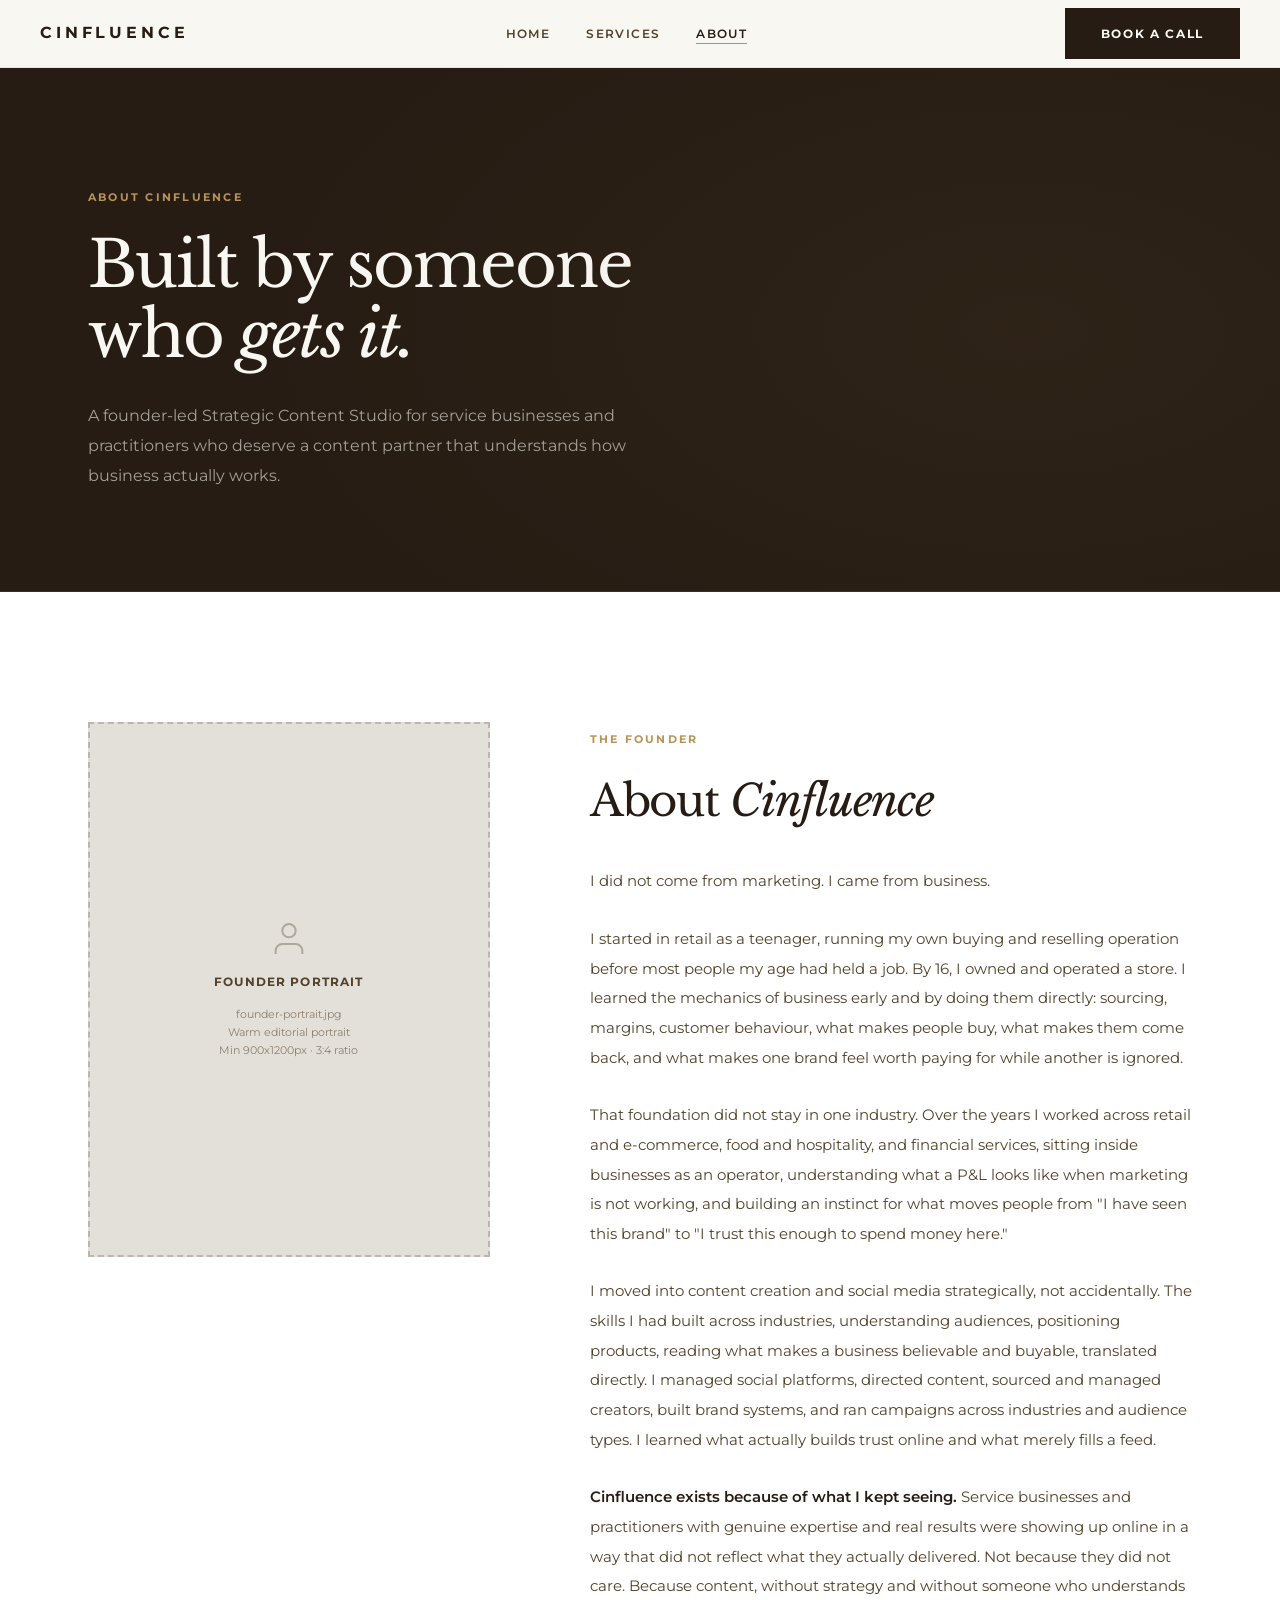
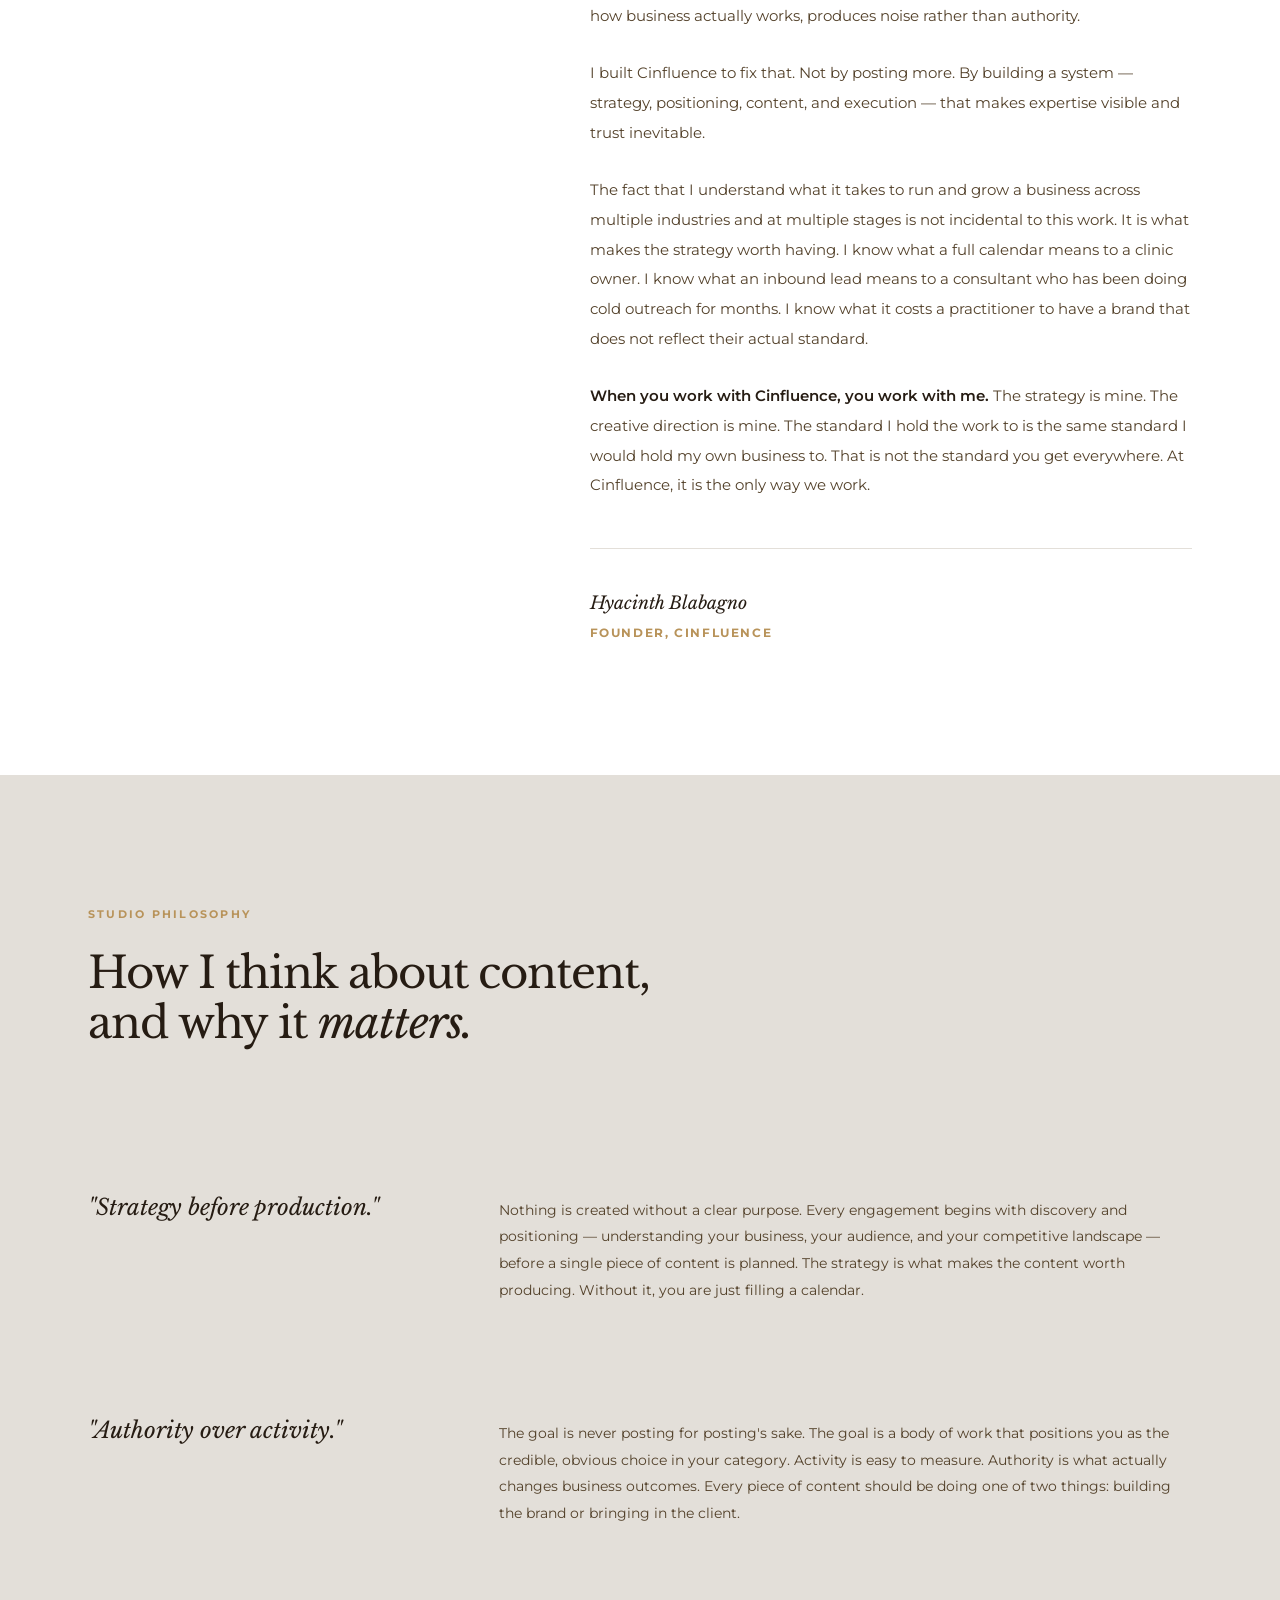
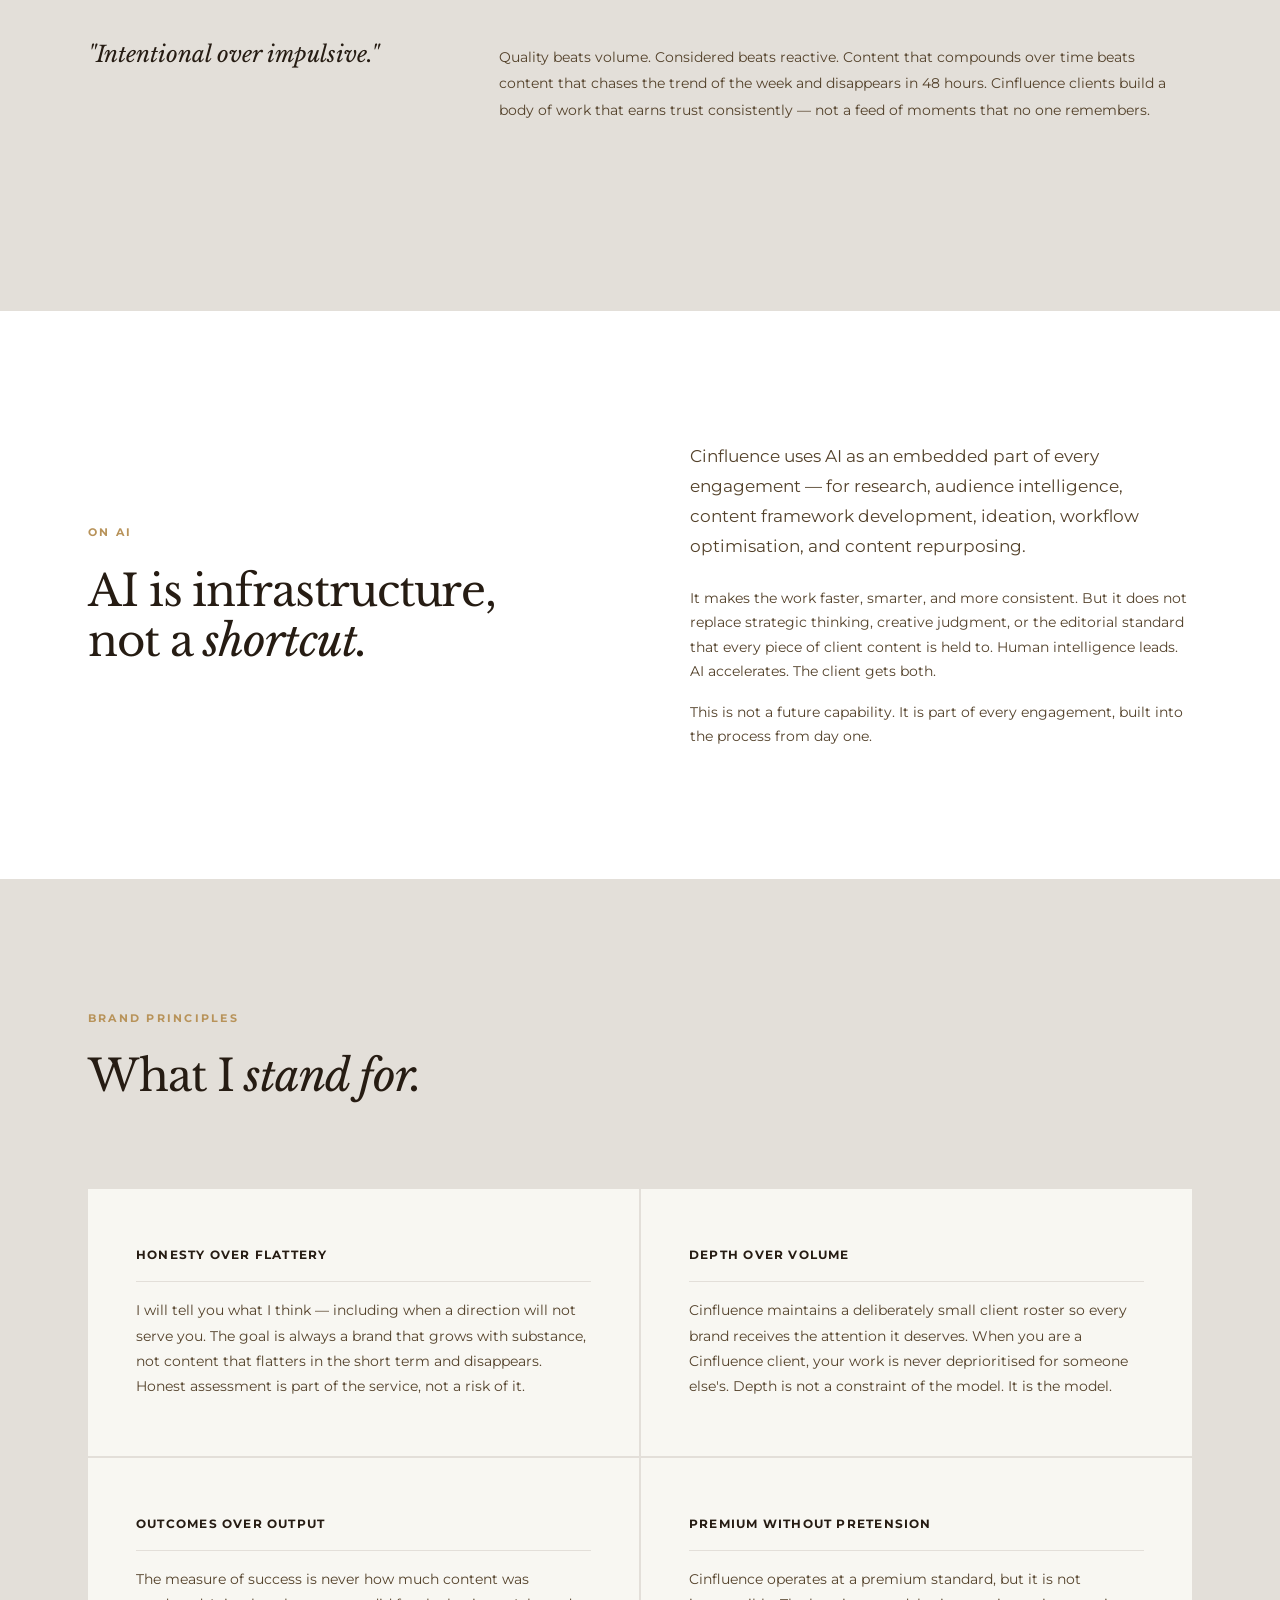
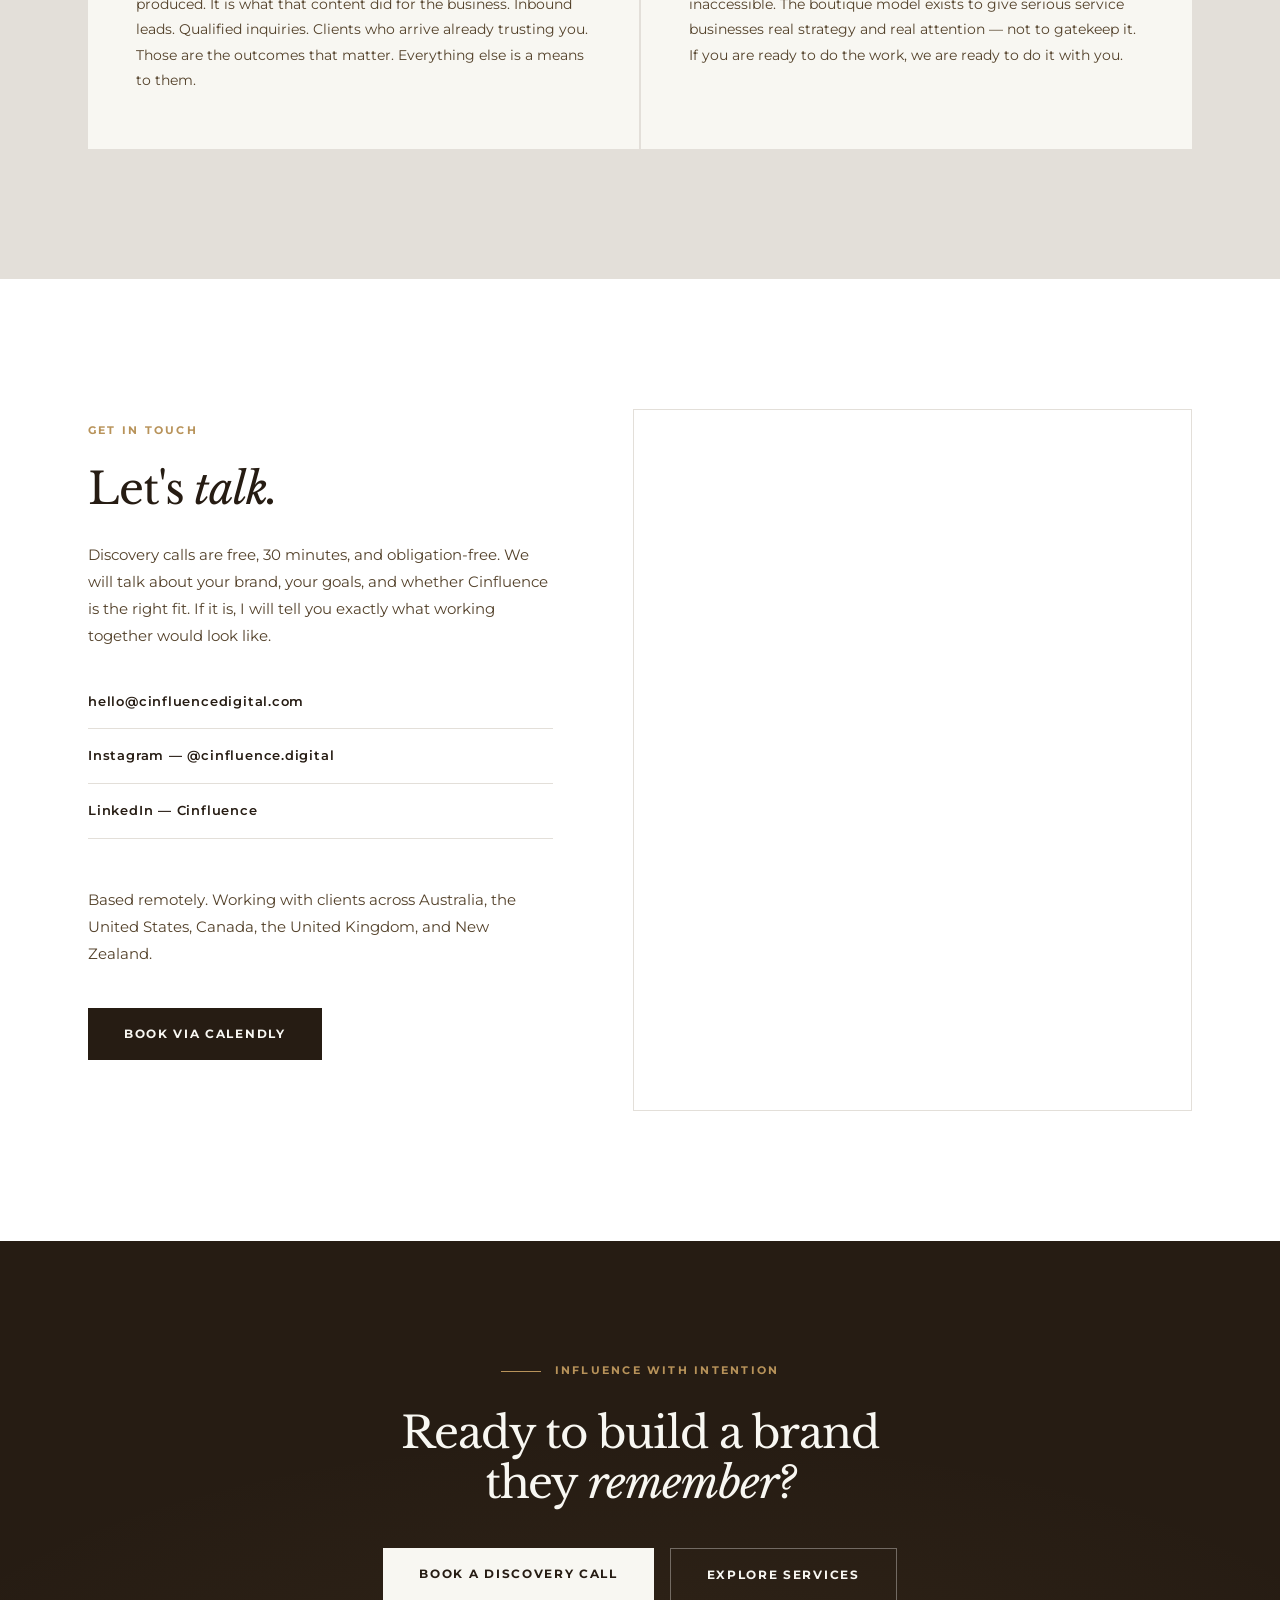
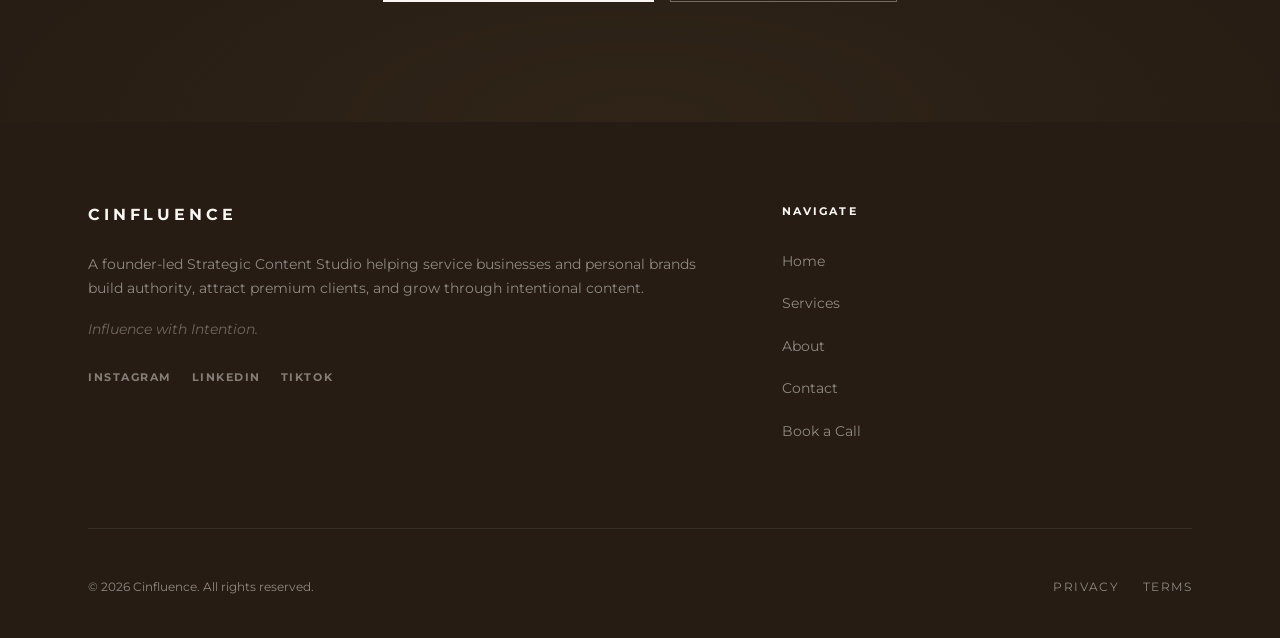
<file: about.html>
<!DOCTYPE html>
<html lang="en">
<head>
<meta charset="UTF-8"/>
<meta name="viewport" content="width=device-width, initial-scale=1.0"/>
<title>About Cinfluence — Founder-Led Strategic Content Studio | Hyacinth Blabagno</title>
<meta name="description" content="Meet Hyacinth Blabagno, founder of Cinfluence. A strategist and content director with a background across retail, hospitality, financial services, and content creation — helping service businesses build authority through intentional content."/>
<link rel="stylesheet" href="style.css"/>
<style>
/* About page local overrides */
.values-grid { display: grid; grid-template-columns: repeat(2,1fr); gap: 2px; background: var(--stone); }
.value-card { background: var(--ivory); padding: 56px 48px; }
.value-card h3 { font-size: .76rem; font-weight: 700; letter-spacing: .1em; text-transform: uppercase; color: var(--espresso); margin-bottom: 16px; padding-bottom: 16px; border-bottom: 1px solid var(--stone); }
.value-card p { font-size: .88rem; color: var(--taupe); line-height: 1.8; margin-top: 16px; }

.final-cta { background: var(--espresso); padding: 0; }
.final-cta-glow { position: absolute; inset: 0; background: radial-gradient(ellipse 60% 60% at 50% 100%, rgba(184,147,90,.07), transparent); pointer-events: none; }

@media (max-width: 1024px) {
  .values-grid { grid-template-columns: 1fr; }
}
@media (max-width: 768px) {
  .value-card { padding: 44px 32px; }
}
</style>
</head>
<body>

<!-- NAV -->
<nav id="navbar">
  <div class="nav-inner">
    <a href="index.html" class="nav-logo">Cinfluence</a>
    <ul class="nav-links">
      <li><a href="index.html">Home</a></li>
      <li><a href="services.html">Services</a></li>
      <li><a href="about.html" class="active">About</a></li>
    </ul>
    <div class="nav-cta">
      <a href="https://calendly.com/hyacinth-cinfluencedigital/discovery-call" target="_blank" rel="noopener" class="btn btn-primary">Book a Call</a>
      <button class="hamburger" onclick="openMenu()" aria-label="Open menu"><span></span><span></span><span></span></button>
    </div>
  </div>
</nav>
<div class="mobile-menu" id="mobileMenu" role="dialog" aria-label="Navigation menu">
  <button class="mobile-close" onclick="closeMenu()" aria-label="Close menu">&#x2715;</button>
  <a href="index.html" onclick="closeMenu()">Home</a>
  <a href="services.html" onclick="closeMenu()">Services</a>
  <a href="about.html" onclick="closeMenu()">About</a>
  <a href="https://calendly.com/hyacinth-cinfluencedigital/discovery-call" target="_blank" rel="noopener" class="btn btn-primary" onclick="closeMenu()">Book a Call</a>
</div>

<!-- PAGE HERO -->
<div class="nav-offset">
  <div class="page-hero">
    <div class="page-hero-bg"></div>
    <div class="container">
      <span class="label">About Cinfluence</span>
      <h1 class="heading-lg">Built by someone<br>who <em>gets it.</em></h1>
      <p>A founder-led Strategic Content Studio for service businesses and practitioners who deserve a content partner that understands how business actually works.</p>
    </div>
  </div>
</div>

<!-- FOUNDER STORY -->
<section class="section section--white" id="founder">
  <div class="container">
    <div class="founder-layout fade-up">

      <!-- Sticky image -->
      <div class="founder-img">
        <!-- ATTACH: founder-portrait.jpg — warm, editorial founder portrait — min 900x1200px, 3:4 ratio -->
        <div class="img-ph" style="min-height:500px">
          <svg width="40" height="40" viewBox="0 0 24 24" fill="none" stroke="currentColor" stroke-width="1.2" aria-hidden="true"><path d="M20 21v-2a4 4 0 00-4-4H8a4 4 0 00-4 4v2"/><circle cx="12" cy="7" r="4"/></svg>
          <div class="ph-title">Founder Portrait</div>
          <div class="ph-sub">founder-portrait.jpg<br>Warm editorial portrait<br>Min 900x1200px · 3:4 ratio</div>
        </div>
      </div>

      <!-- Story -->
      <div class="founder-body">
        <span class="label" style="color:var(--gold);display:block;margin-bottom:28px">The Founder</span>
        <h2 class="heading-md" style="margin-bottom:40px">About <em>Cinfluence</em></h2>

        <p>I did not come from marketing. I came from business.</p>

        <p>I started in retail as a teenager, running my own buying and reselling operation before most people my age had held a job. By 16, I owned and operated a store. I learned the mechanics of business early and by doing them directly: sourcing, margins, customer behaviour, what makes people buy, what makes them come back, and what makes one brand feel worth paying for while another is ignored.</p>

        <p>That foundation did not stay in one industry. Over the years I worked across retail and e-commerce, food and hospitality, and financial services, sitting inside businesses as an operator, understanding what a P&amp;L looks like when marketing is not working, and building an instinct for what moves people from "I have seen this brand" to "I trust this enough to spend money here."</p>

        <p>I moved into content creation and social media strategically, not accidentally. The skills I had built across industries, understanding audiences, positioning products, reading what makes a business believable and buyable, translated directly. I managed social platforms, directed content, sourced and managed creators, built brand systems, and ran campaigns across industries and audience types. I learned what actually builds trust online and what merely fills a feed.</p>

        <p><strong>Cinfluence exists because of what I kept seeing.</strong> Service businesses and practitioners with genuine expertise and real results were showing up online in a way that did not reflect what they actually delivered. Not because they did not care. Because content, without strategy and without someone who understands how business actually works, produces noise rather than authority.</p>

        <p>I built Cinfluence to fix that. Not by posting more. By building a system — strategy, positioning, content, and execution — that makes expertise visible and trust inevitable.</p>

        <p>The fact that I understand what it takes to run and grow a business across multiple industries and at multiple stages is not incidental to this work. It is what makes the strategy worth having. I know what a full calendar means to a clinic owner. I know what an inbound lead means to a consultant who has been doing cold outreach for months. I know what it costs a practitioner to have a brand that does not reflect their actual standard.</p>

        <p><strong>When you work with Cinfluence, you work with me.</strong> The strategy is mine. The creative direction is mine. The standard I hold the work to is the same standard I would hold my own business to. That is not the standard you get everywhere. At Cinfluence, it is the only way we work.</p>

        <div style="margin-top:48px;padding-top:40px;border-top:1px solid var(--stone)">
          <p style="font-family:var(--ff-serif);font-size:1.1rem;font-style:italic;color:var(--espresso);line-height:1.6;margin-bottom:0">Hyacinth Blabagno<br><span style="font-family:var(--ff-sans);font-size:.72rem;font-weight:700;letter-spacing:.14em;text-transform:uppercase;font-style:normal;color:var(--gold)">Founder, Cinfluence</span></p>
        </div>
      </div>

    </div>
  </div>
</section>

<!-- PHILOSOPHY -->
<section class="section section--stone" id="philosophy">
  <div class="container">
    <div class="section-header fade-up">
      <span class="label">Studio Philosophy</span>
      <h2 class="heading-md">How I think about content,<br>and why it <em>matters.</em></h2>
    </div>
    <div class="philosophy-row fade-up">
      <div class="philosophy-item">
        <div class="philosophy-quote">"Strategy before production."</div>
        <div class="philosophy-body">Nothing is created without a clear purpose. Every engagement begins with discovery and positioning — understanding your business, your audience, and your competitive landscape — before a single piece of content is planned. The strategy is what makes the content worth producing. Without it, you are just filling a calendar.</div>
      </div>
      <div class="philosophy-item">
        <div class="philosophy-quote">"Authority over activity."</div>
        <div class="philosophy-body">The goal is never posting for posting's sake. The goal is a body of work that positions you as the credible, obvious choice in your category. Activity is easy to measure. Authority is what actually changes business outcomes. Every piece of content should be doing one of two things: building the brand or bringing in the client.</div>
      </div>
      <div class="philosophy-item">
        <div class="philosophy-quote">"Intentional over impulsive."</div>
        <div class="philosophy-body">Quality beats volume. Considered beats reactive. Content that compounds over time beats content that chases the trend of the week and disappears in 48 hours. Cinfluence clients build a body of work that earns trust consistently — not a feed of moments that no one remembers.</div>
      </div>
    </div>
  </div>
</section>

<!-- AI PHILOSOPHY -->
<section class="section section--white" id="ai-philosophy">
  <div class="container">
    <div style="display:grid;grid-template-columns:1fr 1fr;gap:100px;align-items:center" class="fade-up">
      <div>
        <span class="label" style="color:var(--gold);display:block;margin-bottom:24px">On AI</span>
        <h2 class="heading-md">AI is infrastructure,<br>not a <em>shortcut.</em></h2>
      </div>
      <div>
        <p class="body-lg">Cinfluence uses AI as an embedded part of every engagement — for research, audience intelligence, content framework development, ideation, workflow optimisation, and content repurposing.</p>
        <p class="body-sm" style="margin-top:24px">It makes the work faster, smarter, and more consistent. But it does not replace strategic thinking, creative judgment, or the editorial standard that every piece of client content is held to. Human intelligence leads. AI accelerates. The client gets both.</p>
        <p class="body-sm" style="margin-top:16px">This is not a future capability. It is part of every engagement, built into the process from day one.</p>
      </div>
    </div>
  </div>
</section>

<!-- BRAND PRINCIPLES -->
<section class="section section--stone" id="principles">
  <div class="container">
    <div class="section-header fade-up">
      <span class="label">Brand Principles</span>
      <h2 class="heading-md">What I <em>stand for.</em></h2>
    </div>
    <div class="values-grid fade-up">
      <div class="value-card">
        <h3>Honesty Over Flattery</h3>
        <p>I will tell you what I think — including when a direction will not serve you. The goal is always a brand that grows with substance, not content that flatters in the short term and disappears. Honest assessment is part of the service, not a risk of it.</p>
      </div>
      <div class="value-card">
        <h3>Depth Over Volume</h3>
        <p>Cinfluence maintains a deliberately small client roster so every brand receives the attention it deserves. When you are a Cinfluence client, your work is never deprioritised for someone else's. Depth is not a constraint of the model. It is the model.</p>
      </div>
      <div class="value-card">
        <h3>Outcomes Over Output</h3>
        <p>The measure of success is never how much content was produced. It is what that content did for the business. Inbound leads. Qualified inquiries. Clients who arrive already trusting you. Those are the outcomes that matter. Everything else is a means to them.</p>
      </div>
      <div class="value-card">
        <h3>Premium Without Pretension</h3>
        <p>Cinfluence operates at a premium standard, but it is not inaccessible. The boutique model exists to give serious service businesses real strategy and real attention — not to gatekeep it. If you are ready to do the work, we are ready to do it with you.</p>
      </div>
    </div>
  </div>
</section>

<!-- CONTACT + CALENDLY -->
<section class="section section--white" id="contact">
  <div class="container">
    <div class="contact-layout fade-up">

      <div class="contact-info">
        <span class="label" style="color:var(--gold);display:block;margin-bottom:24px">Get in Touch</span>
        <h2 class="heading-md">Let's <em>talk.</em></h2>
        <p>Discovery calls are free, 30 minutes, and obligation-free. We will talk about your brand, your goals, and whether Cinfluence is the right fit. If it is, I will tell you exactly what working together would look like.</p>

        <div class="contact-detail">
          <a href="mailto:hello@cinfluencedigital.com">hello@cinfluencedigital.com</a>
          <a href="https://instagram.com/cinfluence.digital" target="_blank" rel="noopener">Instagram — @cinfluence.digital</a>
          <a href="https://linkedin.com/company/cinfluencedigital" target="_blank" rel="noopener">LinkedIn — Cinfluence</a>
        </div>

        <p class="body-sm">Based remotely. Working with clients across Australia, the United States, Canada, the United Kingdom, and New Zealand.</p>

        <div style="margin-top:40px">
          <a href="https://calendly.com/hyacinth-cinfluencedigital/discovery-call" target="_blank" rel="noopener" class="btn btn-primary">Book via Calendly</a>
        </div>
      </div>

      <!-- Calendly embed -->
      <div class="calendly-wrap">
        <!-- Calendly inline widget -->
        <div
          class="calendly-inline-widget"
          data-url="https://calendly.com/hyacinth-cinfluencedigital/discovery-call?hide_event_type_details=1&hide_gdpr_banner=1&primary_color=b8935a"
          style="min-width:320px;height:700px;">
        </div>
        <script type="text/javascript" src="https://assets.calendly.com/assets/external/widget.js" async></script>
      </div>

    </div>
  </div>
</section>

<!-- FINAL CTA STRIP -->
<section style="background:var(--espresso);padding:120px 0;text-align:center;position:relative;overflow:hidden">
  <div style="position:absolute;inset:0;background:radial-gradient(ellipse 60% 60% at 50% 100%,rgba(184,147,90,.07),transparent);pointer-events:none"></div>
  <div class="container" style="position:relative">
    <div class="fade-up">
      <span class="label" style="color:var(--gold);display:block;margin-bottom:28px"><span class="gold-rule"></span>Influence with Intention</span>
      <h2 class="heading-md" style="color:var(--ivory);max-width:540px;margin:0 auto 24px">Ready to build a brand<br>they <em>remember?</em></h2>
      <div class="btn-group" style="justify-content:center;margin-top:40px">
        <a href="https://calendly.com/hyacinth-cinfluencedigital/discovery-call" target="_blank" rel="noopener" class="btn btn-ivory">Book a Discovery Call</a>
        <a href="services.html" class="btn btn-outline-light">Explore Services</a>
      </div>
    </div>
  </div>
</section>

<!-- FOOTER -->
<footer class="footer-simple">
  <div class="container">
    <div class="footer-top">
      <div>
        <span class="footer-logo">Cinfluence</span>
        <p class="footer-tagline">A founder-led Strategic Content Studio helping service businesses and personal brands build authority, attract premium clients, and grow through intentional content.</p>
        <p class="footer-tagline" style="margin-top:16px;font-style:italic;color:rgba(248,247,242,.35)">Influence with Intention.</p>
        <div class="footer-social-row">
          <a href="https://instagram.com/cinfluence.digital" target="_blank" rel="noopener">Instagram</a>
          <a href="https://linkedin.com/company/cinfluencedigital" target="_blank" rel="noopener">LinkedIn</a>
          <a href="https://tiktok.com/@cinfluence.digital" target="_blank" rel="noopener">TikTok</a>
        </div>
      </div>
      <div class="footer-col">
        <h5>Navigate</h5>
        <ul class="footer-links">
          <li><a href="index.html">Home</a></li>
          <li><a href="services.html">Services</a></li>
          <li><a href="about.html">About</a></li>
          <li><a href="about.html#contact">Contact</a></li>
          <li><a href="https://calendly.com/hyacinth-cinfluencedigital/discovery-call" target="_blank" rel="noopener">Book a Call</a></li>
        </ul>
      </div>
    </div>
    <div class="footer-bottom">
      <span>&copy; 2026 Cinfluence. All rights reserved.</span>
      <div class="footer-social"><a href="#">Privacy</a><a href="#">Terms</a></div>
    </div>
  </div>
</footer>

<script src="main.js"></script>
</body>
</html>
</file>
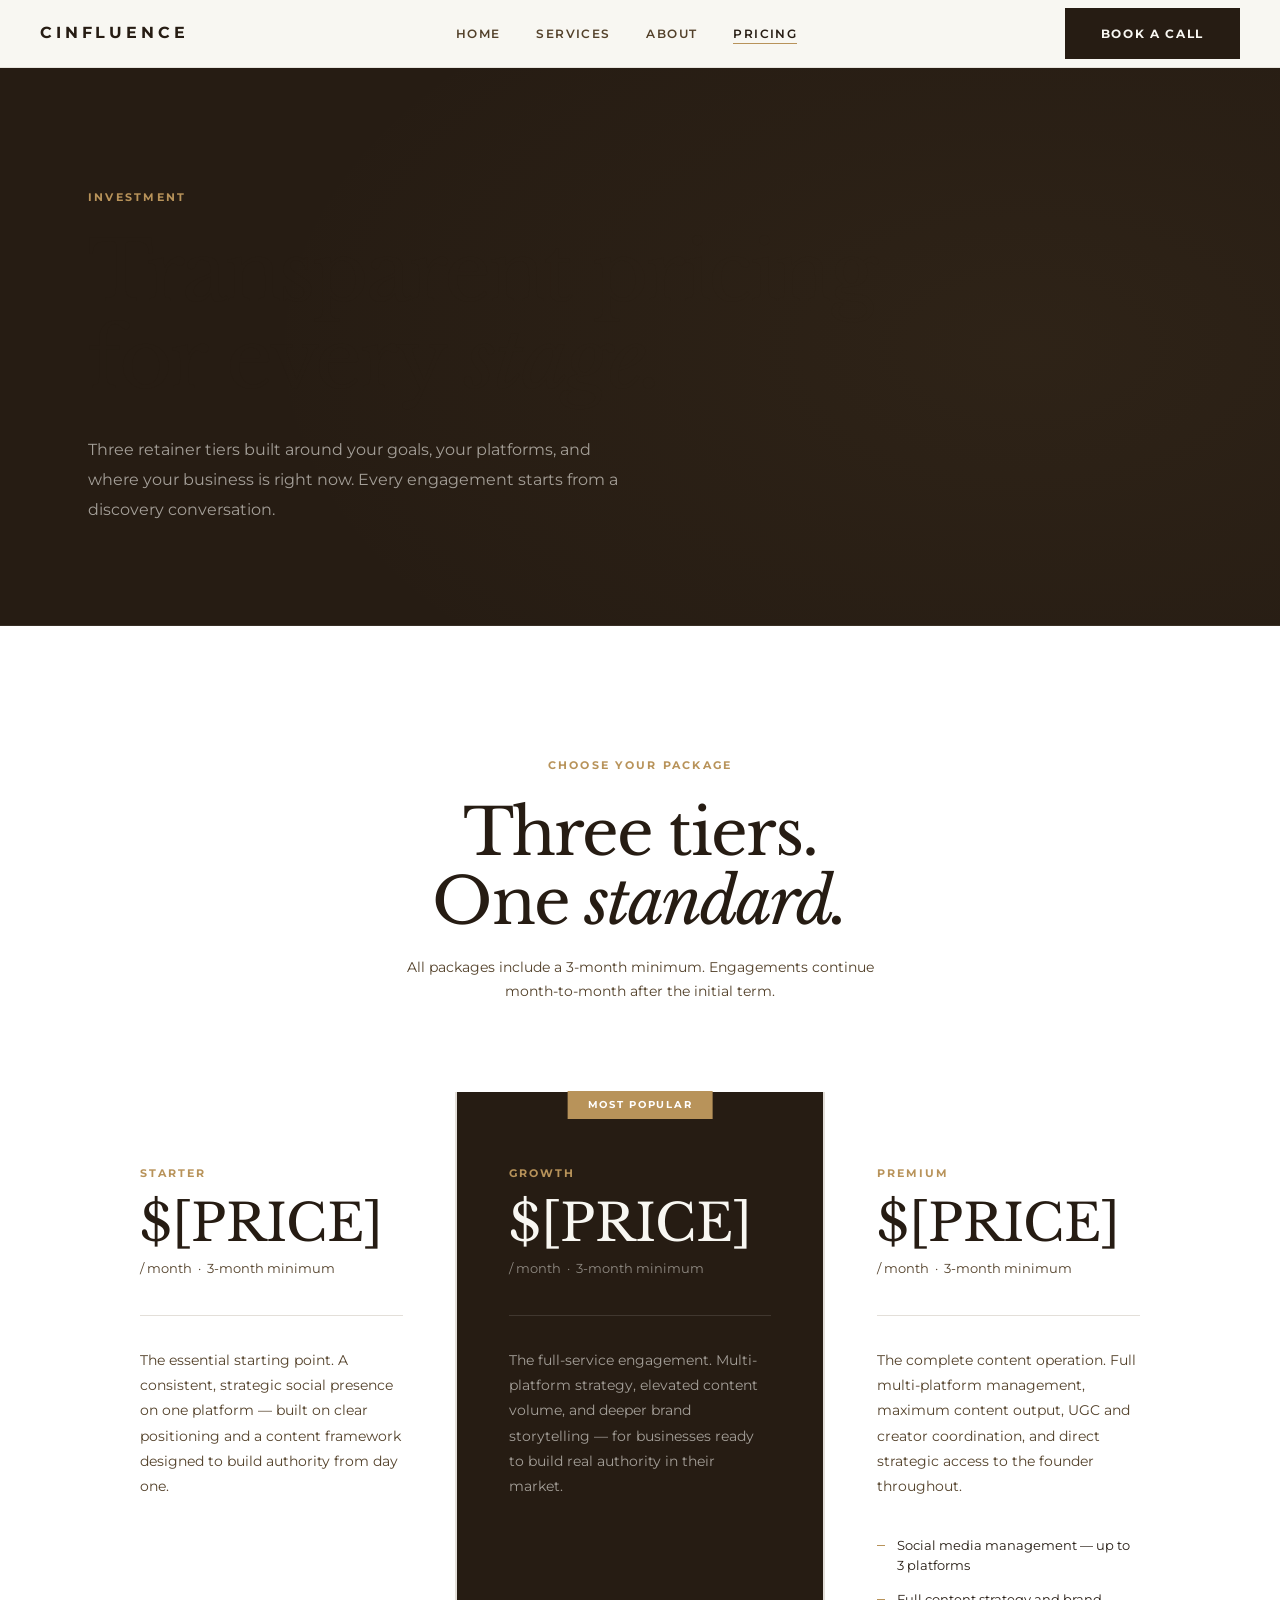
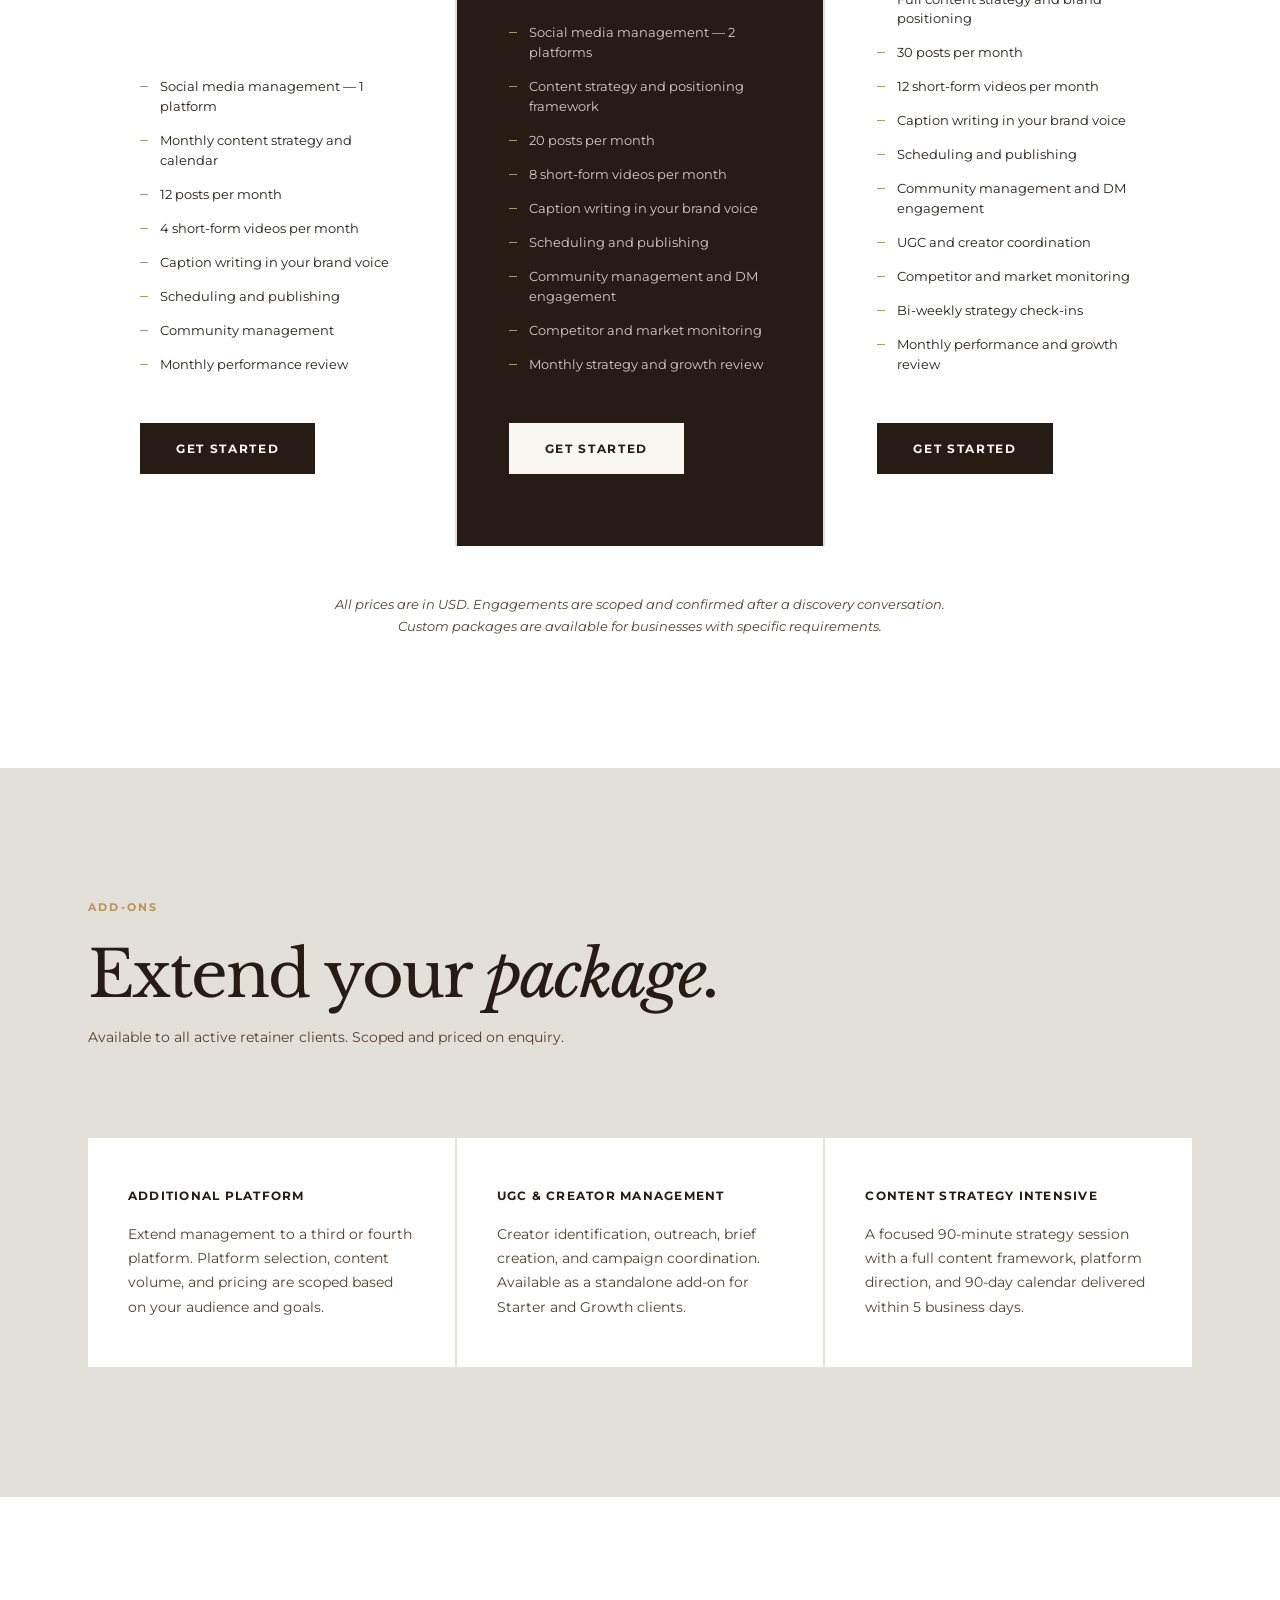
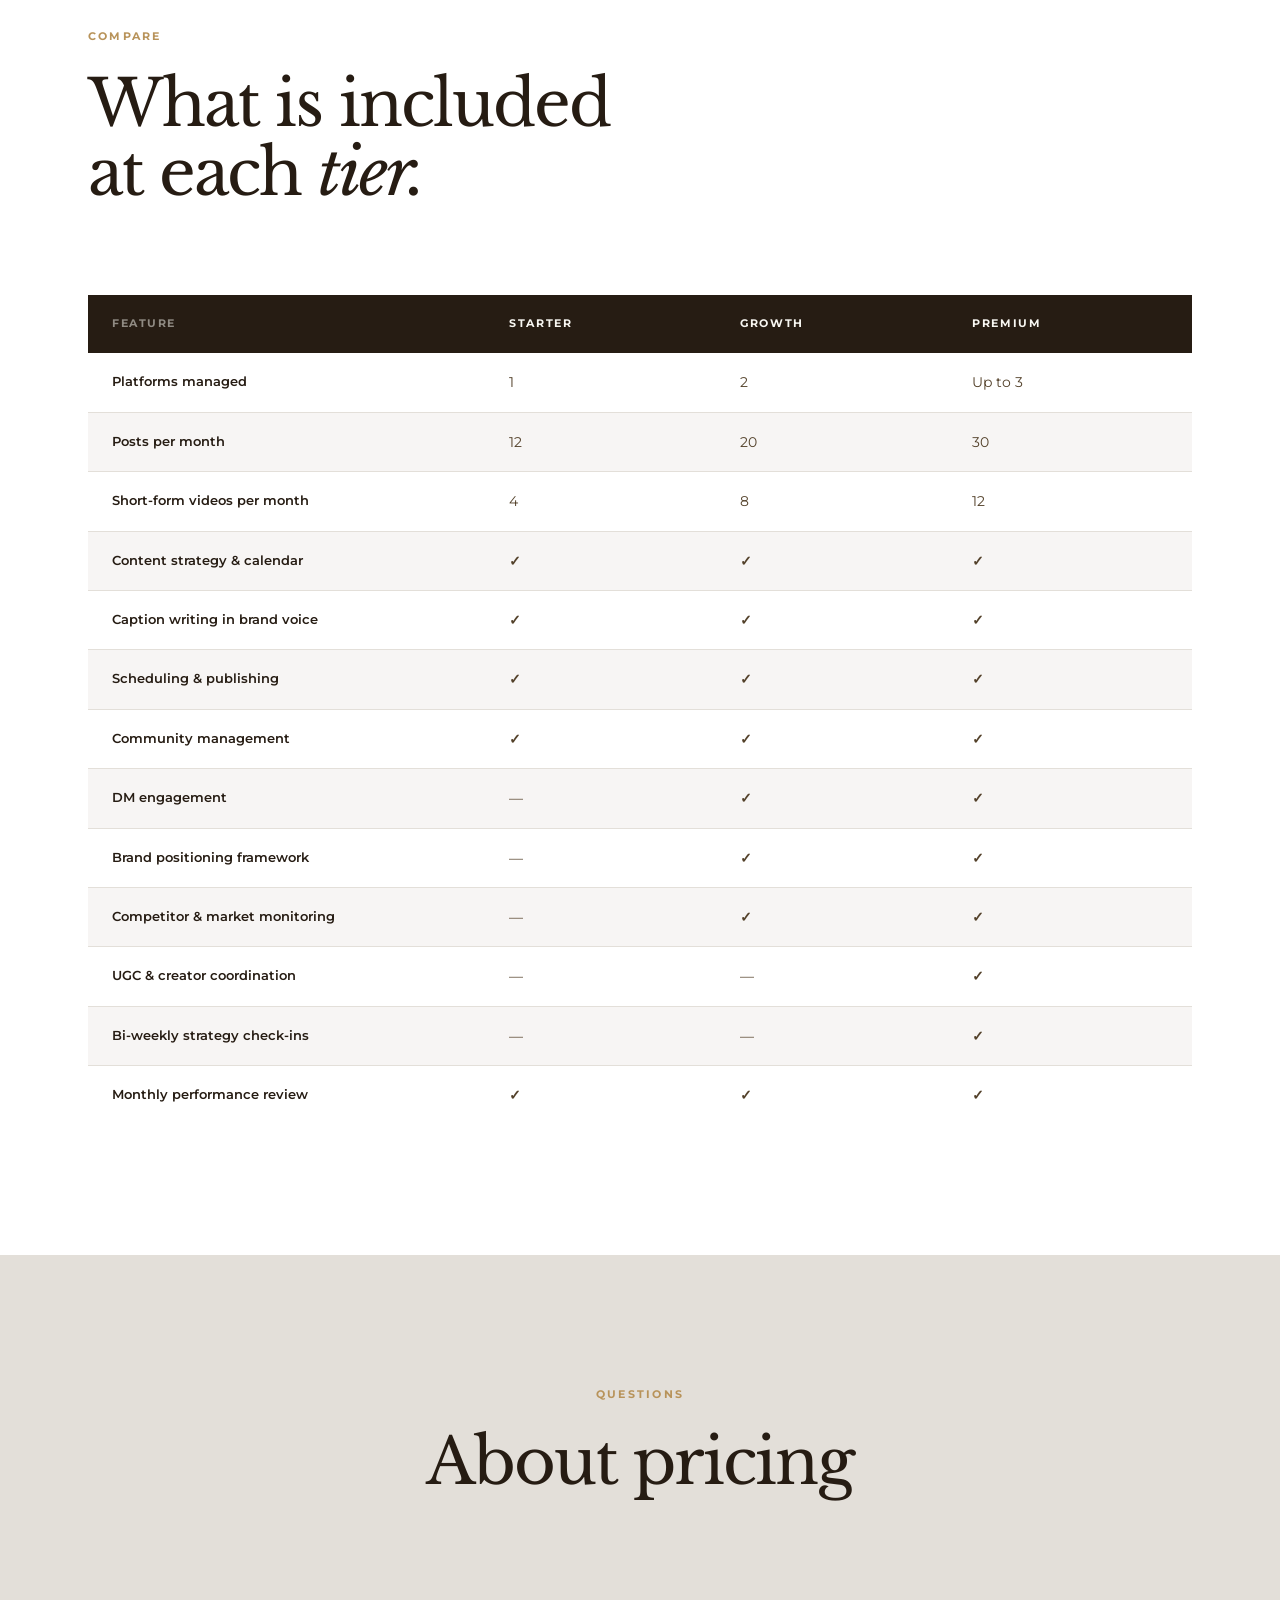
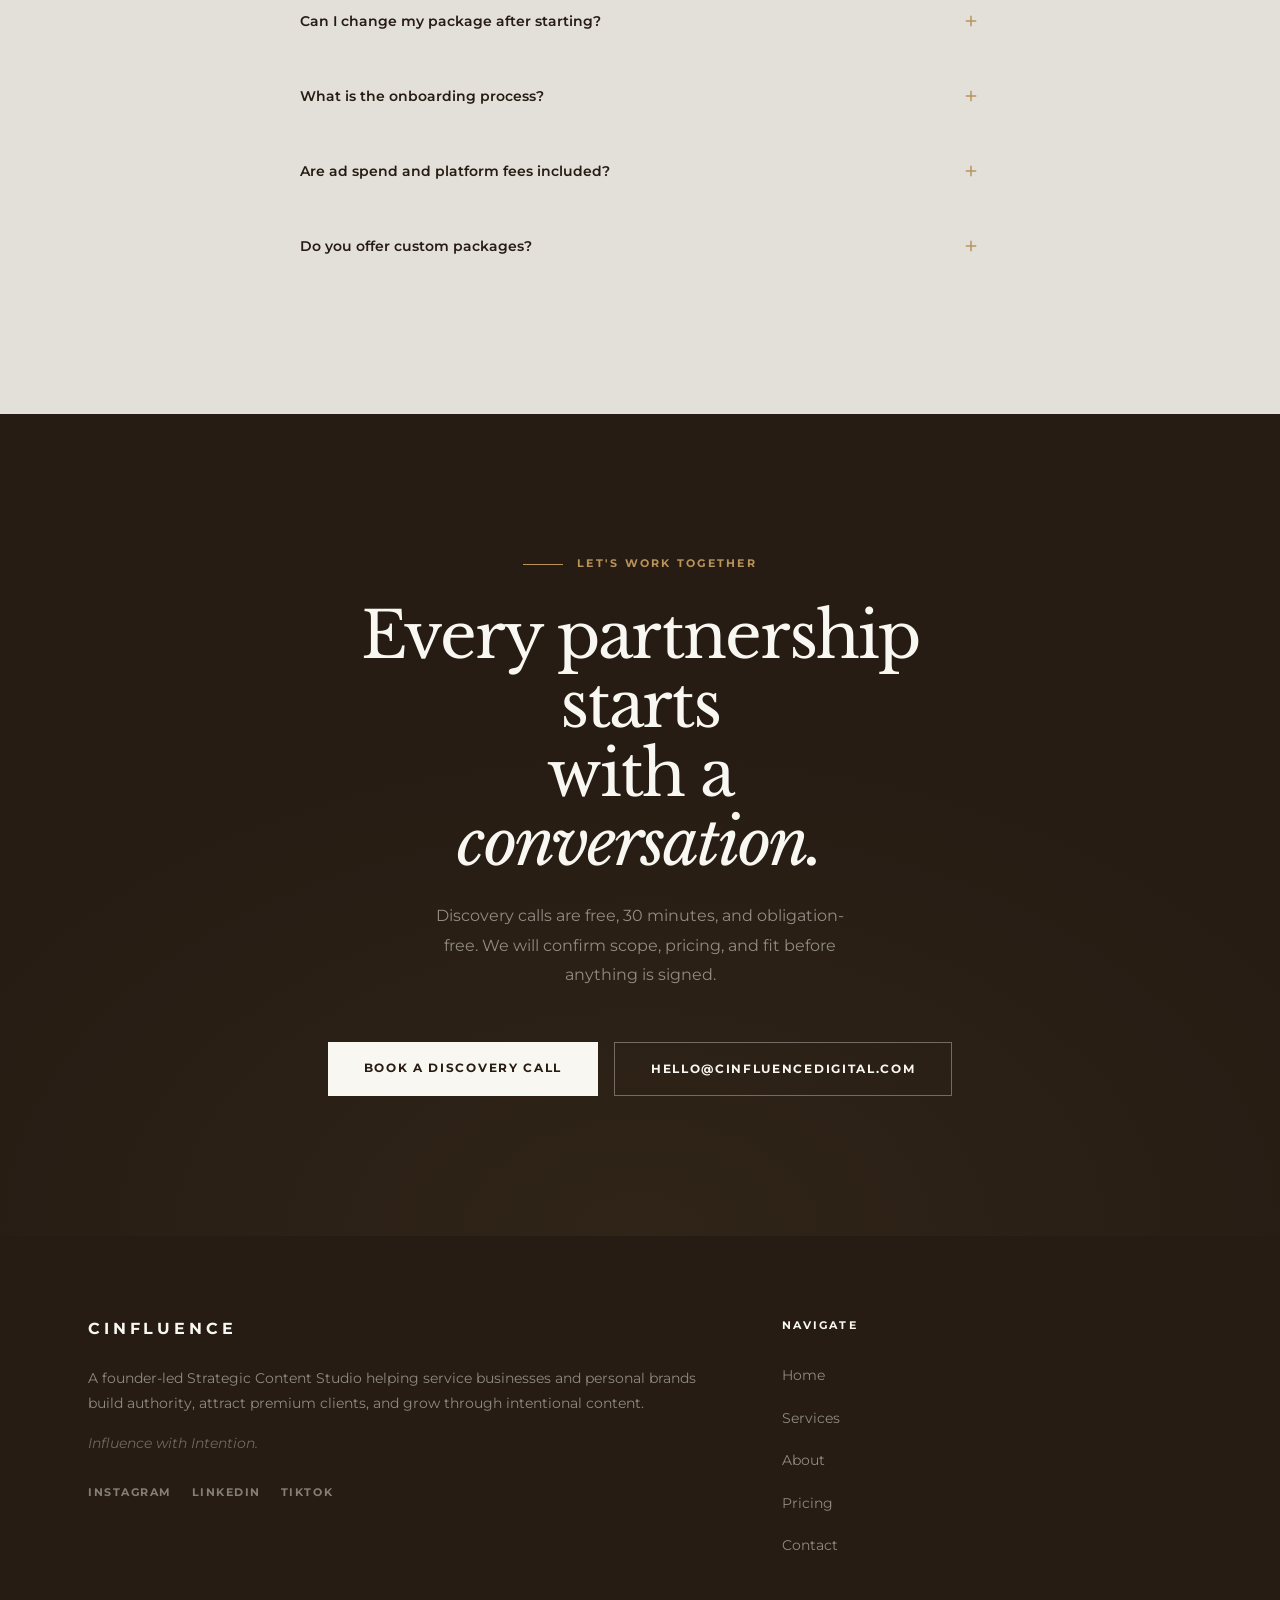
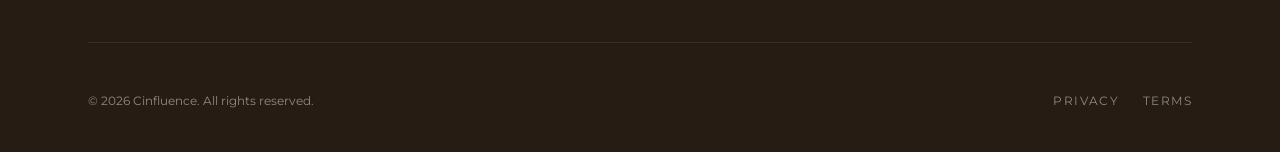
<file: pricing.html>
<!DOCTYPE html>
<html lang="en">
<head>
<meta charset="UTF-8"/>
<meta name="viewport" content="width=device-width, initial-scale=1.0"/>
<title>Pricing — Cinfluence | Content Retainer Packages</title>
<meta name="description" content="Transparent retainer pricing for service businesses and personal brands. Three tiers — Starter, Growth, and Premium — built around your goals and stage of business."/>
<!-- NOTE: This page is scaffolded for Phase 2. Not linked in Phase 1 navigation. -->
<!-- Add to nav when ready: <li><a href="pricing.html">Pricing</a></li> -->
<link rel="stylesheet" href="style.css"/>
<style>
/* Pricing local styles */
.addons-grid { display: grid; grid-template-columns: repeat(3,1fr); gap: 2px; background: var(--stone); margin-top: 64px; }
.addon-card { background: var(--white); padding: 48px 40px; }
.addon-card h3 { font-size: .78rem; font-weight: 700; letter-spacing: .1em; text-transform: uppercase; color: var(--espresso); margin-bottom: 16px; }
.addon-card p { font-size: .86rem; color: var(--taupe); line-height: 1.75; }
.compare-wrap { overflow-x: auto; margin-top: 64px; }
.compare-table { width: 100%; border-collapse: collapse; font-size: .85rem; }
.compare-table th { background: var(--espresso); color: var(--ivory); padding: 20px 24px; text-align: left; font-size: .68rem; font-weight: 700; letter-spacing: .14em; text-transform: uppercase; }
.compare-table th:first-child { background: var(--espresso); color: rgba(248,247,242,.5); }
.compare-table td { padding: 18px 24px; border-bottom: 1px solid var(--stone); color: var(--taupe); vertical-align: top; }
.compare-table td:first-child { font-weight: 600; color: var(--espresso); font-size: .83rem; }
.compare-table tr:last-child td { border-bottom: none; }
.compare-table tr:nth-child(even) td { background: rgba(227,223,217,.3); }
.check { color: var(--gold); font-weight: 700; }
.dash { color: var(--stone); }

.pricing-faq { max-width: 680px; margin: 0 auto; }
.faq-item { border-bottom: 1px solid var(--stone); }
.faq-q { width: 100%; background: none; border: none; text-align: left; padding: 28px 0; display: flex; justify-content: space-between; align-items: center; font-size: .88rem; font-weight: 600; color: var(--espresso); gap: 20px; font-family: var(--ff-sans); }
.faq-icon { width: 18px; height: 18px; flex-shrink: 0; color: var(--gold); transition: transform .3s var(--ease); }
.faq-a { max-height: 0; overflow: hidden; transition: max-height .4s var(--ease), padding .3s; font-size: .86rem; color: var(--taupe); line-height: 1.8; }
.faq-item.open .faq-a { max-height: 200px; padding-bottom: 24px; }
.faq-item.open .faq-icon { transform: rotate(45deg); }

.final-cta { background: var(--espresso); padding: 140px 0; text-align: center; position: relative; overflow: hidden; }
.final-cta-glow { position: absolute; inset: 0; background: radial-gradient(ellipse 60% 60% at 50% 100%, rgba(184,147,90,.07), transparent); pointer-events: none; }

@media (max-width: 1024px) {
  .addons-grid { grid-template-columns: 1fr 1fr; }
}
@media (max-width: 768px) {
  .addons-grid { grid-template-columns: 1fr; }
}
</style>
</head>
<body>

<!-- NAV — Phase 2: add pricing.html to nav links -->
<nav id="navbar">
  <div class="nav-inner">
    <a href="index.html" class="nav-logo">Cinfluence</a>
    <ul class="nav-links">
      <li><a href="index.html">Home</a></li>
      <li><a href="services.html">Services</a></li>
      <li><a href="about.html">About</a></li>
      <li><a href="pricing.html" class="active">Pricing</a></li>
    </ul>
    <div class="nav-cta">
      <a href="https://calendly.com/hyacinth-cinfluencedigital/discovery-call" target="_blank" rel="noopener" class="btn btn-primary">Book a Call</a>
      <button class="hamburger" onclick="openMenu()" aria-label="Open menu"><span></span><span></span><span></span></button>
    </div>
  </div>
</nav>
<div class="mobile-menu" id="mobileMenu" role="dialog" aria-label="Navigation menu">
  <button class="mobile-close" onclick="closeMenu()" aria-label="Close menu">&#x2715;</button>
  <a href="index.html" onclick="closeMenu()">Home</a>
  <a href="services.html" onclick="closeMenu()">Services</a>
  <a href="about.html" onclick="closeMenu()">About</a>
  <a href="pricing.html" onclick="closeMenu()">Pricing</a>
  <a href="https://calendly.com/hyacinth-cinfluencedigital/discovery-call" target="_blank" rel="noopener" class="btn btn-primary" onclick="closeMenu()">Book a Call</a>
</div>

<!-- PAGE HERO -->
<div class="nav-offset">
  <div class="page-hero">
    <div class="page-hero-bg"></div>
    <div class="container">
      <span class="label">Investment</span>
      <h1 class="heading-xl">Transparent pricing<br>for every <em>stage.</em></h1>
      <p>Three retainer tiers built around your goals, your platforms, and where your business is right now. Every engagement starts from a discovery conversation.</p>
    </div>
  </div>
</div>

<!-- PRICING TIERS -->
<section class="section section--white" id="packages">
  <div class="container">
    <div class="section-header center fade-up">
      <span class="label">Choose Your Package</span>
      <h2 class="heading-lg">Three tiers.<br>One <em>standard.</em></h2>
      <p style="margin-top:20px;color:var(--taupe);font-size:.9rem">All packages include a 3-month minimum. Engagements continue month-to-month after the initial term.</p>
    </div>

    <div class="pricing-grid fade-up">

      <!-- Starter -->
      <div class="pricing-card pricing-card--light">
        <span class="pricing-tier">Starter</span>
        <div class="pricing-price">$[PRICE]</div><!-- Confirm: $800 or $1,500 -->
        <div class="pricing-period">/ month &nbsp;&middot;&nbsp; 3-month minimum</div>
        <hr class="pricing-divider"/>
        <p class="pricing-desc">The essential starting point. A consistent, strategic social presence on one platform — built on clear positioning and a content framework designed to build authority from day one.</p>
        <ul class="pricing-features" aria-label="Starter package features">
          <li class="pricing-feature">Social media management — 1 platform</li>
          <li class="pricing-feature">Monthly content strategy and calendar</li>
          <li class="pricing-feature">12 posts per month</li>
          <li class="pricing-feature">4 short-form videos per month</li>
          <li class="pricing-feature">Caption writing in your brand voice</li>
          <li class="pricing-feature">Scheduling and publishing</li>
          <li class="pricing-feature">Community management</li>
          <li class="pricing-feature">Monthly performance review</li>
        </ul>
        <a href="https://calendly.com/hyacinth-cinfluencedigital/discovery-call" target="_blank" rel="noopener" class="btn btn-primary" style="align-self:flex-start">Get Started</a>
      </div>

      <!-- Growth — Featured -->
      <div class="pricing-card pricing-card--featured">
        <div class="pricing-featured-tag">Most Popular</div>
        <span class="pricing-tier">Growth</span>
        <div class="pricing-price">$[PRICE]</div><!-- Confirm: $1,500 -->
        <div class="pricing-period">/ month &nbsp;&middot;&nbsp; 3-month minimum</div>
        <hr class="pricing-divider"/>
        <p class="pricing-desc">The full-service engagement. Multi-platform strategy, elevated content volume, and deeper brand storytelling — for businesses ready to build real authority in their market.</p>
        <ul class="pricing-features" aria-label="Growth package features">
          <li class="pricing-feature">Social media management — 2 platforms</li>
          <li class="pricing-feature">Content strategy and positioning framework</li>
          <li class="pricing-feature">20 posts per month</li>
          <li class="pricing-feature">8 short-form videos per month</li>
          <li class="pricing-feature">Caption writing in your brand voice</li>
          <li class="pricing-feature">Scheduling and publishing</li>
          <li class="pricing-feature">Community management and DM engagement</li>
          <li class="pricing-feature">Competitor and market monitoring</li>
          <li class="pricing-feature">Monthly strategy and growth review</li>
        </ul>
        <a href="https://calendly.com/hyacinth-cinfluencedigital/discovery-call" target="_blank" rel="noopener" class="btn btn-ivory" style="align-self:flex-start">Get Started</a>
      </div>

      <!-- Premium -->
      <div class="pricing-card pricing-card--light">
        <span class="pricing-tier">Premium</span>
        <div class="pricing-price">$[PRICE]</div><!-- Confirm: $2,500 -->
        <div class="pricing-period">/ month &nbsp;&middot;&nbsp; 3-month minimum</div>
        <hr class="pricing-divider"/>
        <p class="pricing-desc">The complete content operation. Full multi-platform management, maximum content output, UGC and creator coordination, and direct strategic access to the founder throughout.</p>
        <ul class="pricing-features" aria-label="Premium package features">
          <li class="pricing-feature">Social media management — up to 3 platforms</li>
          <li class="pricing-feature">Full content strategy and brand positioning</li>
          <li class="pricing-feature">30 posts per month</li>
          <li class="pricing-feature">12 short-form videos per month</li>
          <li class="pricing-feature">Caption writing in your brand voice</li>
          <li class="pricing-feature">Scheduling and publishing</li>
          <li class="pricing-feature">Community management and DM engagement</li>
          <li class="pricing-feature">UGC and creator coordination</li>
          <li class="pricing-feature">Competitor and market monitoring</li>
          <li class="pricing-feature">Bi-weekly strategy check-ins</li>
          <li class="pricing-feature">Monthly performance and growth review</li>
        </ul>
        <a href="https://calendly.com/hyacinth-cinfluencedigital/discovery-call" target="_blank" rel="noopener" class="btn btn-primary" style="align-self:flex-start">Get Started</a>
      </div>

    </div>

    <p style="text-align:center;margin-top:48px;font-size:.82rem;color:var(--taupe);font-style:italic" class="fade-up">
      All prices are in USD. Engagements are scoped and confirmed after a discovery conversation.<br>
      Custom packages are available for businesses with specific requirements.
    </p>
  </div>
</section>

<!-- ADD-ONS -->
<section class="section section--stone" id="addons">
  <div class="container">
    <div class="section-header fade-up">
      <span class="label">Add-Ons</span>
      <h2 class="heading-lg">Extend your <em>package.</em></h2>
      <p class="body-sm" style="margin-top:16px;max-width:480px">Available to all active retainer clients. Scoped and priced on enquiry.</p>
    </div>
    <div class="addons-grid fade-up">
      <div class="addon-card">
        <h3>Additional Platform</h3>
        <p>Extend management to a third or fourth platform. Platform selection, content volume, and pricing are scoped based on your audience and goals.</p>
      </div>
      <div class="addon-card">
        <h3>UGC &amp; Creator Management</h3>
        <p>Creator identification, outreach, brief creation, and campaign coordination. Available as a standalone add-on for Starter and Growth clients.</p>
      </div>
      <div class="addon-card">
        <h3>Content Strategy Intensive</h3>
        <p>A focused 90-minute strategy session with a full content framework, platform direction, and 90-day calendar delivered within 5 business days.</p>
      </div>
    </div>
  </div>
</section>

<!-- COMPARISON TABLE -->
<section class="section section--white" id="compare">
  <div class="container">
    <div class="section-header fade-up">
      <span class="label">Compare</span>
      <h2 class="heading-lg">What is included<br>at each <em>tier.</em></h2>
    </div>
    <div class="compare-wrap fade-up">
      <table class="compare-table" aria-label="Package comparison">
        <thead>
          <tr>
            <th style="width:36%">Feature</th>
            <th>Starter</th>
            <th>Growth</th>
            <th>Premium</th>
          </tr>
        </thead>
        <tbody>
          <tr><td>Platforms managed</td><td>1</td><td>2</td><td>Up to 3</td></tr>
          <tr><td>Posts per month</td><td>12</td><td>20</td><td>30</td></tr>
          <tr><td>Short-form videos per month</td><td>4</td><td>8</td><td>12</td></tr>
          <tr><td>Content strategy &amp; calendar</td><td class="check">&#10003;</td><td class="check">&#10003;</td><td class="check">&#10003;</td></tr>
          <tr><td>Caption writing in brand voice</td><td class="check">&#10003;</td><td class="check">&#10003;</td><td class="check">&#10003;</td></tr>
          <tr><td>Scheduling &amp; publishing</td><td class="check">&#10003;</td><td class="check">&#10003;</td><td class="check">&#10003;</td></tr>
          <tr><td>Community management</td><td class="check">&#10003;</td><td class="check">&#10003;</td><td class="check">&#10003;</td></tr>
          <tr><td>DM engagement</td><td class="dash">&#8212;</td><td class="check">&#10003;</td><td class="check">&#10003;</td></tr>
          <tr><td>Brand positioning framework</td><td class="dash">&#8212;</td><td class="check">&#10003;</td><td class="check">&#10003;</td></tr>
          <tr><td>Competitor &amp; market monitoring</td><td class="dash">&#8212;</td><td class="check">&#10003;</td><td class="check">&#10003;</td></tr>
          <tr><td>UGC &amp; creator coordination</td><td class="dash">&#8212;</td><td class="dash">&#8212;</td><td class="check">&#10003;</td></tr>
          <tr><td>Bi-weekly strategy check-ins</td><td class="dash">&#8212;</td><td class="dash">&#8212;</td><td class="check">&#10003;</td></tr>
          <tr><td>Monthly performance review</td><td class="check">&#10003;</td><td class="check">&#10003;</td><td class="check">&#10003;</td></tr>
        </tbody>
      </table>
    </div>
  </div>
</section>

<!-- PRICING FAQ -->
<section class="section section--stone" id="pricing-faq">
  <div class="container">
    <div class="section-header center fade-up">
      <span class="label">Questions</span>
      <h2 class="heading-lg">About pricing</h2>
    </div>
    <div class="pricing-faq fade-up">
      <div class="faq-item">
        <button class="faq-q" onclick="toggleFaq(this)">Can I change my package after starting?<svg class="faq-icon" viewBox="0 0 24 24" fill="none" stroke="currentColor" stroke-width="2" aria-hidden="true"><line x1="12" y1="5" x2="12" y2="19"/><line x1="5" y1="12" x2="19" y2="12"/></svg></button>
        <div class="faq-a">Yes. After the initial 3-month term, packages can be adjusted based on what is working, what has changed, and where you want to go next. Changes are discussed in the monthly review and take effect at the start of the following month.</div>
      </div>
      <div class="faq-item">
        <button class="faq-q" onclick="toggleFaq(this)">What is the onboarding process?<svg class="faq-icon" viewBox="0 0 24 24" fill="none" stroke="currentColor" stroke-width="2" aria-hidden="true"><line x1="12" y1="5" x2="12" y2="19"/><line x1="5" y1="12" x2="19" y2="12"/></svg></button>
        <div class="faq-a">Every engagement begins with a discovery call and a formal onboarding process. This covers your brand, audience, goals, competitors, and current content state. The strategy phase follows before any content is produced. You will have a clear content framework and editorial direction before production begins.</div>
      </div>
      <div class="faq-item">
        <button class="faq-q" onclick="toggleFaq(this)">Are ad spend and platform fees included?<svg class="faq-icon" viewBox="0 0 24 24" fill="none" stroke="currentColor" stroke-width="2" aria-hidden="true"><line x1="12" y1="5" x2="12" y2="19"/><line x1="5" y1="12" x2="19" y2="12"/></svg></button>
        <div class="faq-a">No. Retainer fees cover strategy, content creation, management, and reporting. Paid advertising spend, platform fees, and any third-party costs are separate and managed directly by the client unless otherwise agreed.</div>
      </div>
      <div class="faq-item">
        <button class="faq-q" onclick="toggleFaq(this)">Do you offer custom packages?<svg class="faq-icon" viewBox="0 0 24 24" fill="none" stroke="currentColor" stroke-width="2" aria-hidden="true"><line x1="12" y1="5" x2="12" y2="19"/><line x1="5" y1="12" x2="19" y2="12"/></svg></button>
        <div class="faq-a">Yes. Businesses with specific platform requirements, content volumes, or service combinations outside the standard tiers are welcome to discuss a custom scope. Book a discovery call and I will build a proposal around your specific needs.</div>
      </div>
    </div>
  </div>
</section>

<!-- FINAL CTA -->
<section class="final-cta">
  <div class="final-cta-glow"></div>
  <div class="container" style="position:relative">
    <div class="fade-up">
      <span class="label" style="color:var(--gold);display:block;margin-bottom:28px"><span class="gold-rule"></span>Let's Work Together</span>
      <h2 class="heading-lg" style="color:var(--ivory);max-width:560px;margin:0 auto 24px">Every partnership starts<br>with a <em>conversation.</em></h2>
      <p style="color:rgba(248,247,242,.5);margin-bottom:52px;max-width:440px;margin-left:auto;margin-right:auto;line-height:1.85">Discovery calls are free, 30 minutes, and obligation-free. We will confirm scope, pricing, and fit before anything is signed.</p>
      <div class="btn-group" style="justify-content:center">
        <a href="https://calendly.com/hyacinth-cinfluencedigital/discovery-call" target="_blank" rel="noopener" class="btn btn-ivory">Book a Discovery Call</a>
        <a href="mailto:hello@cinfluencedigital.com" class="btn btn-outline-light">hello@cinfluencedigital.com</a>
      </div>
    </div>
  </div>
</section>

<!-- FOOTER -->
<footer class="footer-simple">
  <div class="container">
    <div class="footer-top">
      <div>
        <span class="footer-logo">Cinfluence</span>
        <p class="footer-tagline">A founder-led Strategic Content Studio helping service businesses and personal brands build authority, attract premium clients, and grow through intentional content.</p>
        <p class="footer-tagline" style="margin-top:16px;font-style:italic;color:rgba(248,247,242,.35)">Influence with Intention.</p>
        <div class="footer-social-row">
          <a href="https://instagram.com/cinfluence.digital" target="_blank" rel="noopener">Instagram</a>
          <a href="https://linkedin.com/company/cinfluencedigital" target="_blank" rel="noopener">LinkedIn</a>
          <a href="https://tiktok.com/@cinfluence.digital" target="_blank" rel="noopener">TikTok</a>
        </div>
      </div>
      <div class="footer-col">
        <h5>Navigate</h5>
        <ul class="footer-links">
          <li><a href="index.html">Home</a></li>
          <li><a href="services.html">Services</a></li>
          <li><a href="about.html">About</a></li>
          <li><a href="pricing.html">Pricing</a></li>
          <li><a href="about.html#contact">Contact</a></li>
        </ul>
      </div>
    </div>
    <div class="footer-bottom">
      <span>&copy; 2026 Cinfluence. All rights reserved.</span>
      <div class="footer-social"><a href="#">Privacy</a><a href="#">Terms</a></div>
    </div>
  </div>
</footer>

<script src="main.js"></script>
</body>
</html>
</file>
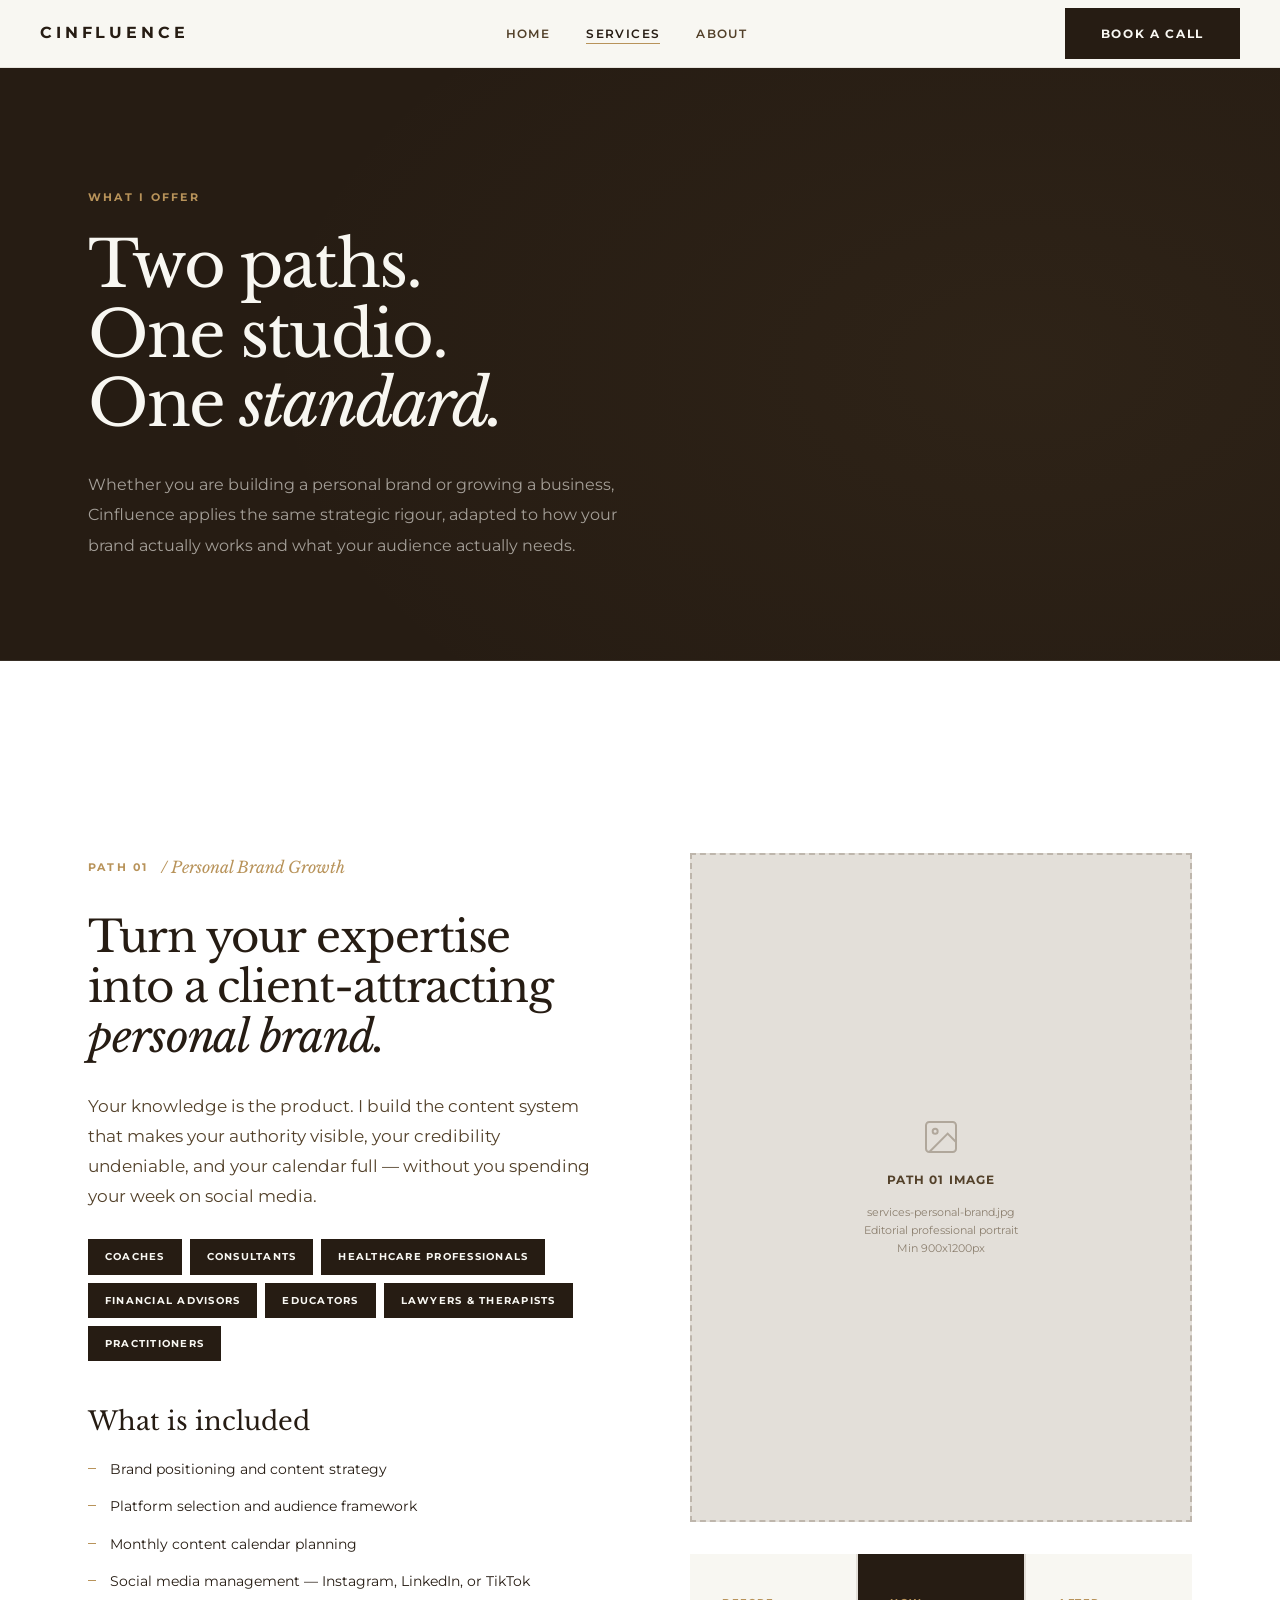
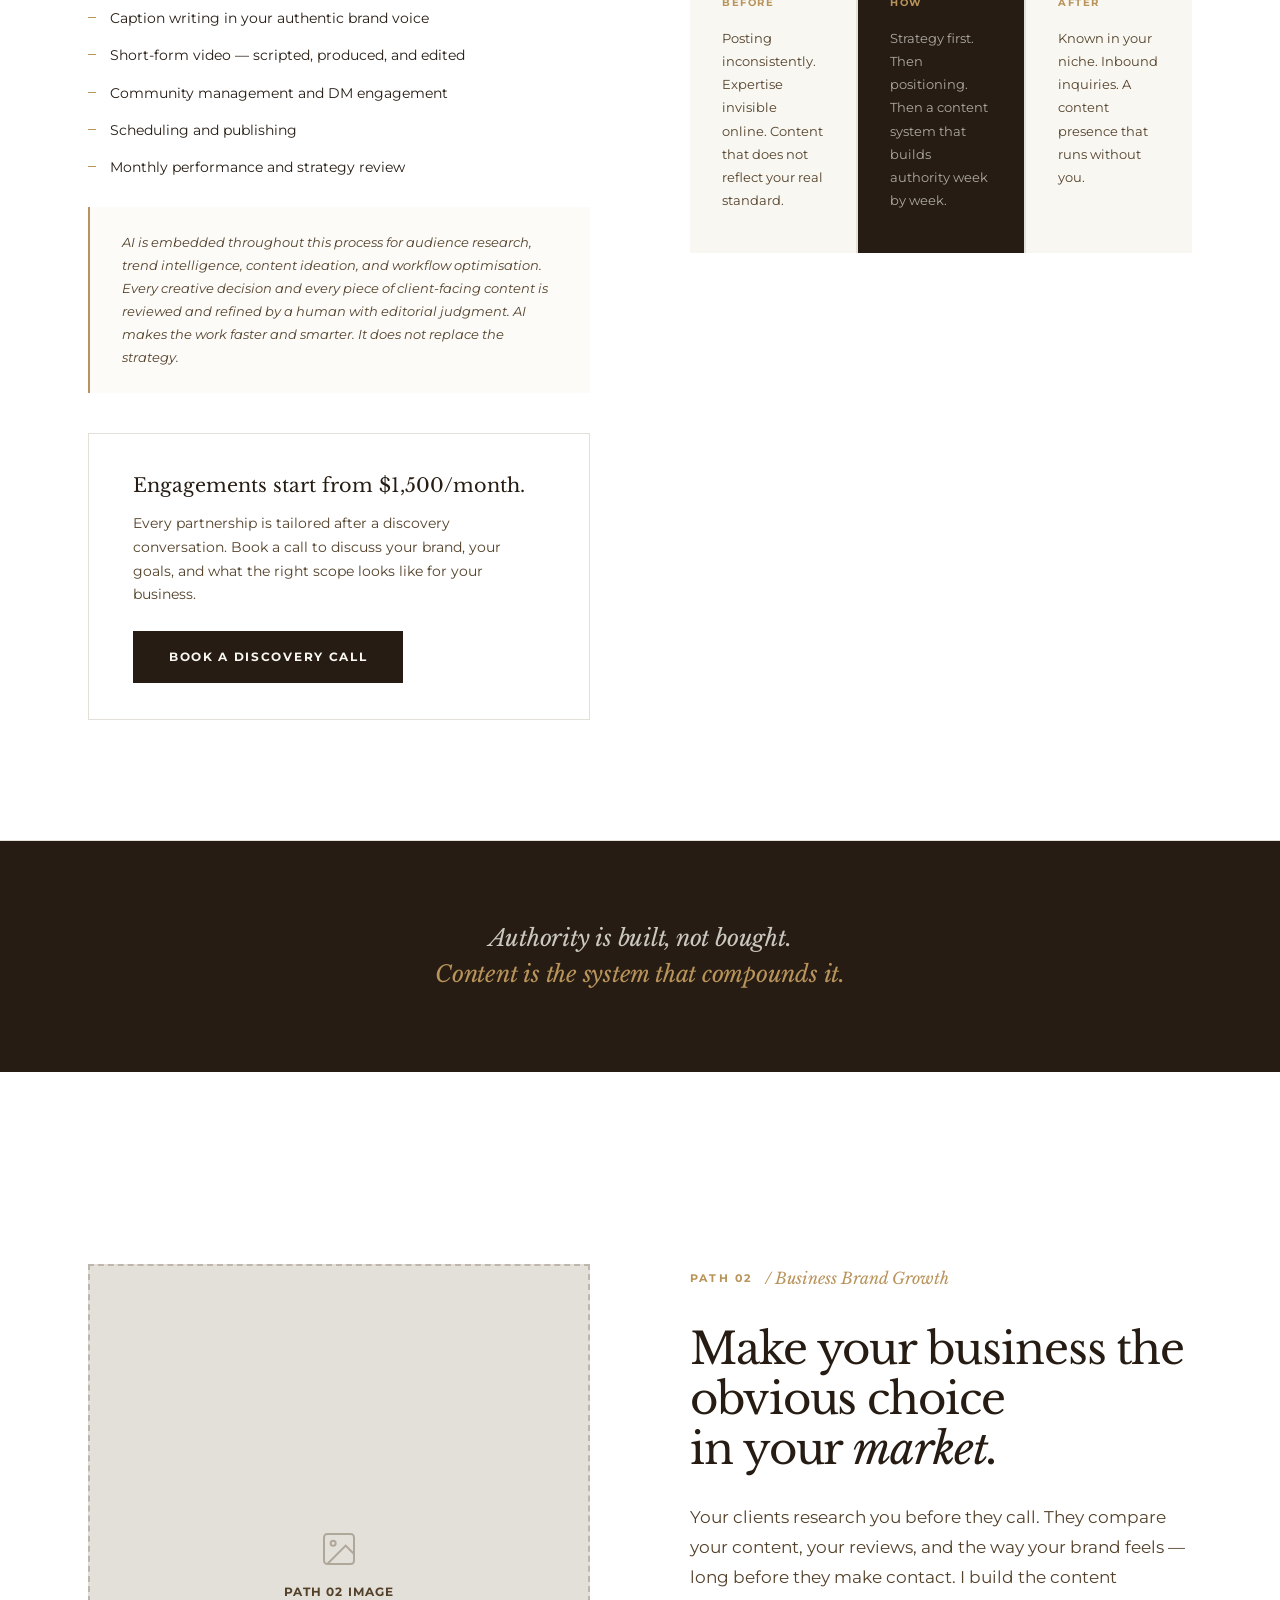
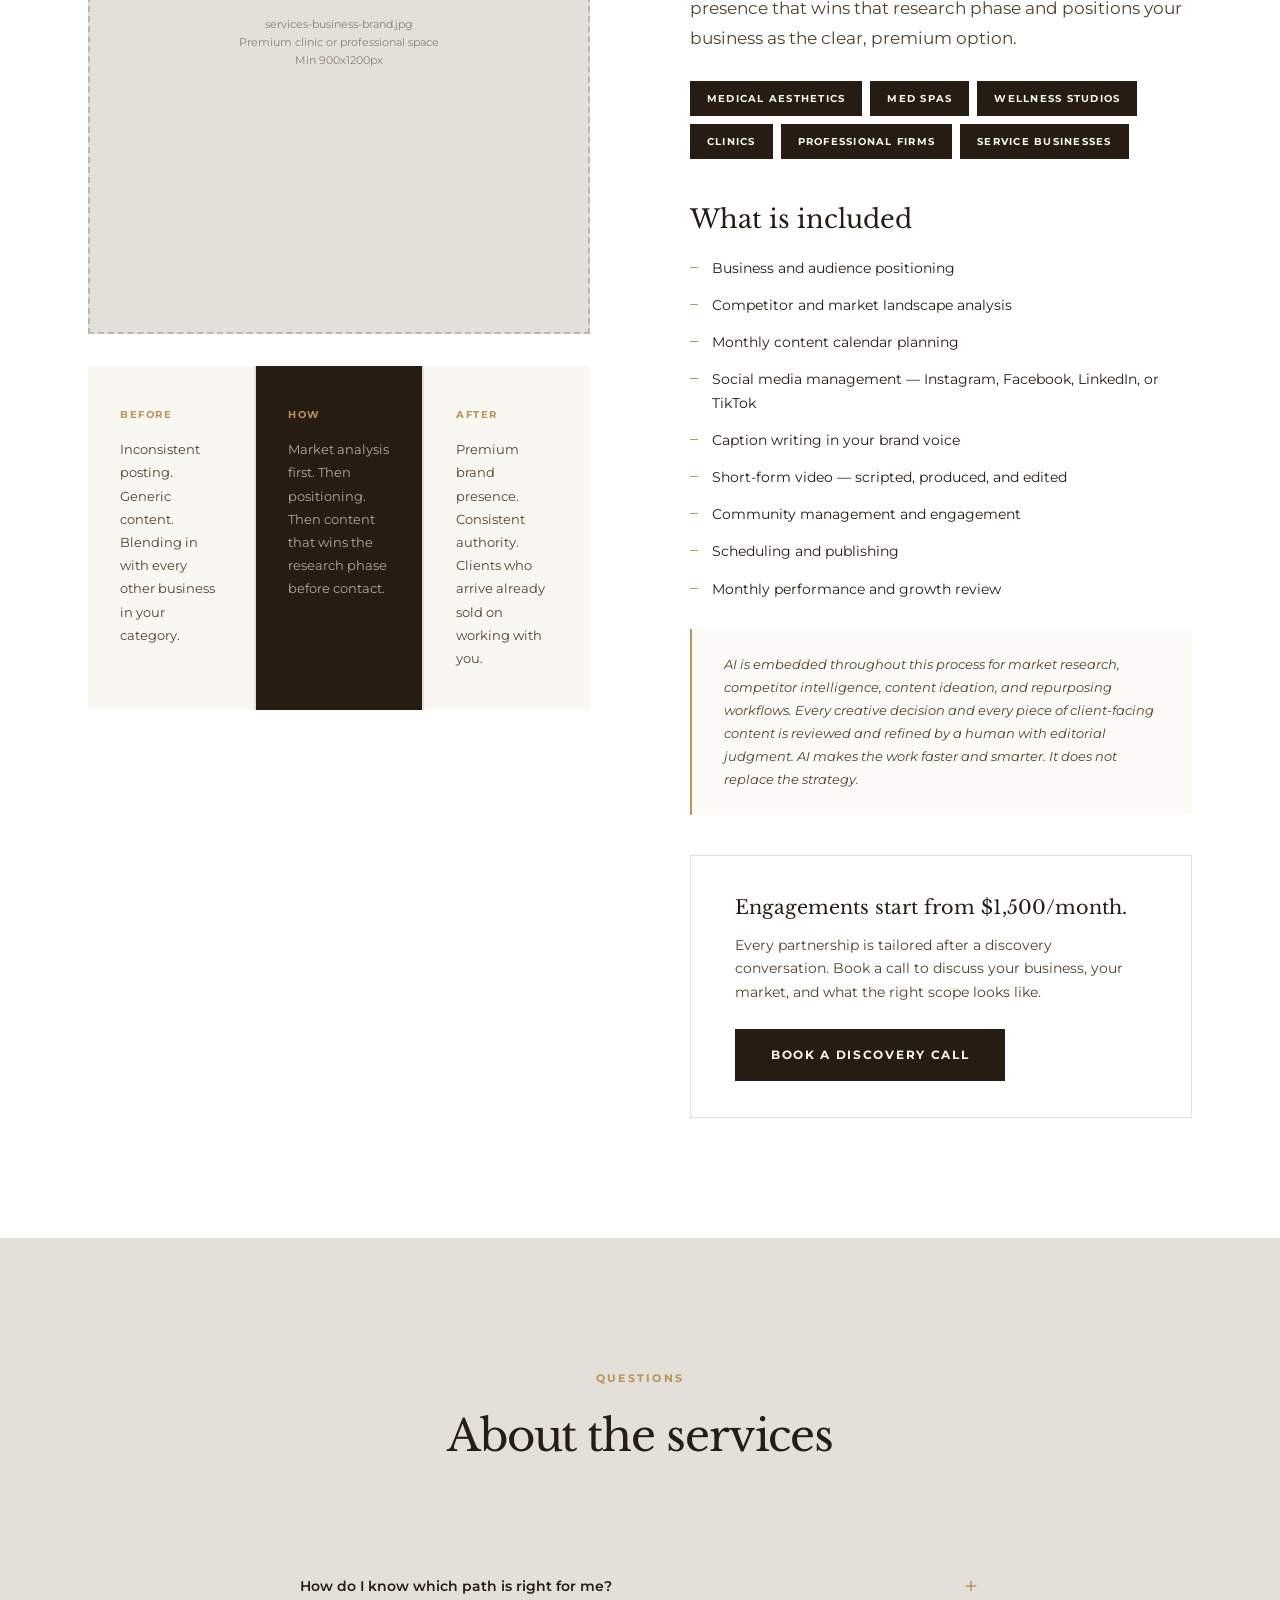
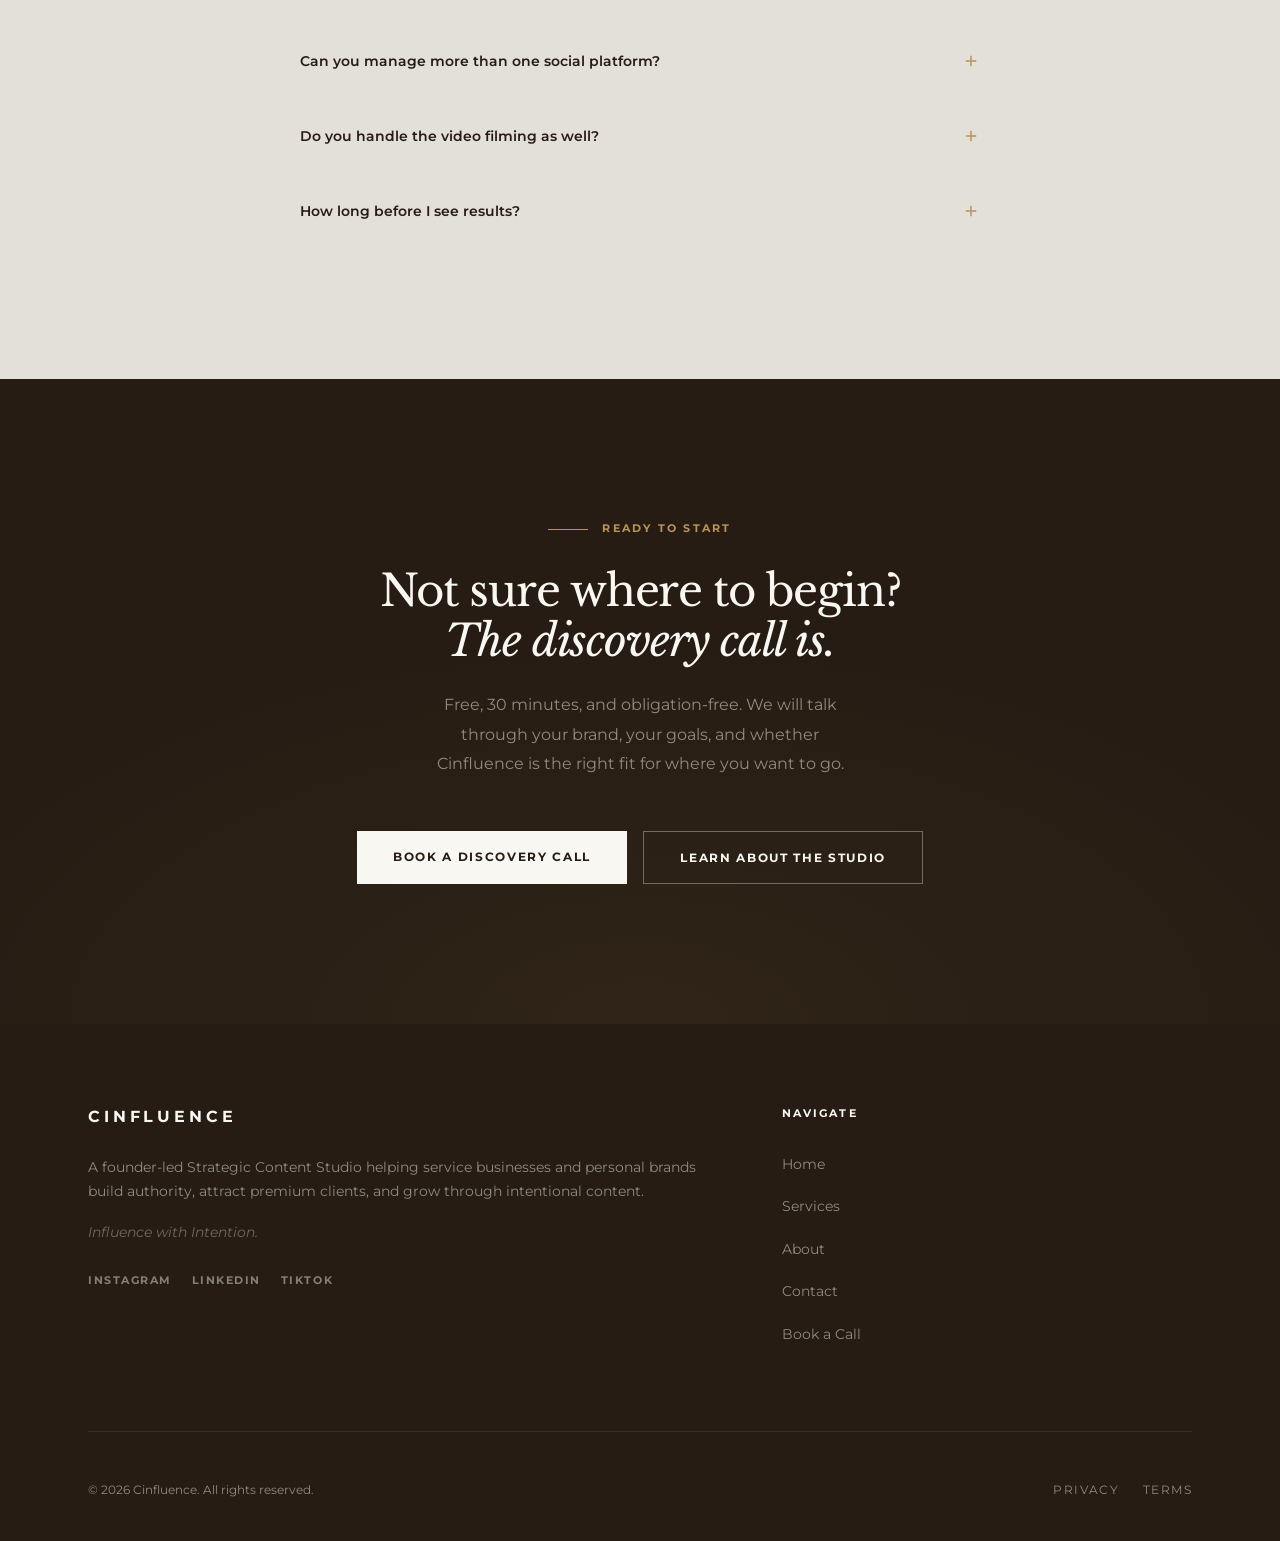
<file: services.html>
<!DOCTYPE html>
<html lang="en">
<head>
<meta charset="UTF-8"/>
<meta name="viewport" content="width=device-width, initial-scale=1.0"/>
<title>Services — Cinfluence | Content Strategy &amp; Social Media Management</title>
<meta name="description" content="Two solution paths — Personal Brand Growth and Business Brand Growth — built on the same strategic framework. Social media management, short-form video, and content strategy for service businesses and practitioners."/>
<link rel="stylesheet" href="style.css"/>
<style>
/* Services page local styles */
.path-hero-label {
  display: inline-flex;
  align-items: center;
  gap: 12px;
  margin-bottom: 32px;
}
.path-hero-num {
  font-family: var(--ff-serif);
  font-size: 1rem;
  font-weight: 400;
  color: var(--gold);
  font-style: italic;
}
.path-tag-row { display: flex; flex-wrap: wrap; gap: 8px; margin: 28px 0 44px; }

/* Shared includes list (light background) */
.includes-list { list-style: none; display: flex; flex-direction: column; gap: 14px; margin: 0; }
.includes-list li { font-size: .88rem; color: var(--espresso); padding-left: 22px; position: relative; line-height: 1.65; }
.includes-list li::before { content: ''; position: absolute; left: 0; top: 10px; width: 8px; height: 1px; background: var(--gold); }

/* Includes list dark */
.includes-list--dark li { color: rgba(248,247,242,.8); }
.includes-list--dark li::before { background: var(--gold); }

/* Transform grid */
.transform-grid { display: grid; grid-template-columns: 1fr 1fr 1fr; gap: 2px; background: var(--stone); margin-top: 60px; }
.t-col { padding: 40px 32px; background: var(--ivory); }
.t-col--dark { background: var(--espresso); }
.t-label { font-size: .62rem; font-weight: 700; letter-spacing: .16em; text-transform: uppercase; color: var(--gold); display: block; margin-bottom: 16px; }
.t-col p { font-size: .83rem; color: var(--taupe); line-height: 1.75; }
.t-col--dark p { color: rgba(248,247,242,.65); }

/* Investment box */
.investment-box { margin-top: 40px; padding: 36px 44px; border: 1px solid var(--stone); background: var(--white); }
.investment-box strong { display: block; font-family: var(--ff-serif); font-size: 1.2rem; font-weight: 400; color: var(--espresso); margin-bottom: 10px; }
.investment-box p { font-size: .85rem; color: var(--taupe); line-height: 1.75; }

/* AI note */
.ai-note-box { margin-top: 28px; padding: 24px 32px; border-left: 2px solid var(--gold); background: rgba(184,147,90,.04); }
.ai-note-box p { font-size: .8rem; color: var(--taupe); line-height: 1.8; font-style: italic; }

/* Visual panel */
.path-visual { background: var(--stone); overflow: hidden; }
.path-visual img { width: 100%; height: 100%; object-fit: cover; }

/* FAQ strip */
.services-faq { max-width: 680px; margin: 0 auto; }
.faq-item { border-bottom: 1px solid var(--stone); }
.faq-q { width: 100%; background: none; border: none; text-align: left; padding: 28px 0; display: flex; justify-content: space-between; align-items: center; font-size: .88rem; font-weight: 600; color: var(--espresso); gap: 20px; font-family: var(--ff-sans); }
.faq-icon { width: 18px; height: 18px; flex-shrink: 0; color: var(--gold); transition: transform .3s var(--ease); }
.faq-a { max-height: 0; overflow: hidden; transition: max-height .4s var(--ease), padding .3s; font-size: .86rem; color: var(--taupe); line-height: 1.8; }
.faq-item.open .faq-a { max-height: 200px; padding-bottom: 24px; }
.faq-item.open .faq-icon { transform: rotate(45deg); }

.final-cta { background: var(--espresso); padding: 140px 0; text-align: center; position: relative; overflow: hidden; }
.final-cta-glow { position: absolute; inset: 0; background: radial-gradient(ellipse 60% 60% at 50% 100%, rgba(184,147,90,.07), transparent); pointer-events: none; }

@media (max-width: 1024px) {
  .path-layout { gap: 60px; }
  .transform-grid { grid-template-columns: 1fr; }
}
@media (max-width: 768px) {
  .path-layout { grid-template-columns: 1fr; }
  .path-visual { height: 320px; }
  .investment-box { padding: 28px 28px; }
}
</style>
</head>
<body>

<!-- NAV -->
<nav id="navbar">
  <div class="nav-inner">
    <a href="index.html" class="nav-logo">Cinfluence</a>
    <ul class="nav-links">
      <li><a href="index.html">Home</a></li>
      <li><a href="services.html" class="active">Services</a></li>
      <li><a href="about.html">About</a></li>
    </ul>
    <div class="nav-cta">
      <a href="https://calendly.com/hyacinth-cinfluencedigital/discovery-call" target="_blank" rel="noopener" class="btn btn-primary">Book a Call</a>
      <button class="hamburger" onclick="openMenu()" aria-label="Open menu"><span></span><span></span><span></span></button>
    </div>
  </div>
</nav>
<div class="mobile-menu" id="mobileMenu" role="dialog" aria-label="Navigation menu">
  <button class="mobile-close" onclick="closeMenu()" aria-label="Close menu">&#x2715;</button>
  <a href="index.html" onclick="closeMenu()">Home</a>
  <a href="services.html" onclick="closeMenu()">Services</a>
  <a href="about.html" onclick="closeMenu()">About</a>
  <a href="https://calendly.com/hyacinth-cinfluencedigital/discovery-call" target="_blank" rel="noopener" class="btn btn-primary" onclick="closeMenu()">Book a Call</a>
</div>

<!-- PAGE HERO -->
<div class="nav-offset">
  <div class="page-hero">
    <div class="page-hero-bg"></div>
    <div class="container">
      <span class="label">What I Offer</span>
      <h1 class="heading-lg">Two paths.<br>One studio.<br>One <em>standard.</em></h1>
      <p>Whether you are building a personal brand or growing a business, Cinfluence applies the same strategic rigour, adapted to how your brand actually works and what your audience actually needs.</p>
    </div>
  </div>
</div>

<!-- PATH 01 — PERSONAL BRAND -->
<section class="path-section section section--white" id="personal-brand">
  <div class="container">
    <div class="path-layout fade-up" style="display:grid;grid-template-columns:1fr 1fr;gap:100px;align-items:start">

      <!-- Content -->
      <div>
        <div class="path-hero-label">
          <span class="label" style="color:var(--gold)">Path 01</span>
          <span class="path-hero-num">/ Personal Brand Growth</span>
        </div>
        <h2 class="heading-md">Turn your expertise into a client-attracting<br><em>personal brand.</em></h2>
        <p class="body-lg" style="margin:28px 0">Your knowledge is the product. I build the content system that makes your authority visible, your credibility undeniable, and your calendar full — without you spending your week on social media.</p>

        <div class="path-tag-row">
          <span class="tag-pill active">Coaches</span>
          <span class="tag-pill active">Consultants</span>
          <span class="tag-pill active">Healthcare Professionals</span>
          <span class="tag-pill active">Financial Advisors</span>
          <span class="tag-pill active">Educators</span>
          <span class="tag-pill active">Lawyers &amp; Therapists</span>
          <span class="tag-pill active">Practitioners</span>
        </div>

        <h3 class="heading-sm" style="margin-bottom:20px">What is included</h3>
        <ul class="includes-list" aria-label="Personal Brand Growth — what is included">
          <li>Brand positioning and content strategy</li>
          <li>Platform selection and audience framework</li>
          <li>Monthly content calendar planning</li>
          <li>Social media management — Instagram, LinkedIn, or TikTok</li>
          <li>Caption writing in your authentic brand voice</li>
          <li>Short-form video — scripted, produced, and edited</li>
          <li>Community management and DM engagement</li>
          <li>Scheduling and publishing</li>
          <li>Monthly performance and strategy review</li>
        </ul>

        <div class="ai-note-box">
          <p>AI is embedded throughout this process for audience research, trend intelligence, content ideation, and workflow optimisation. Every creative decision and every piece of client-facing content is reviewed and refined by a human with editorial judgment. AI makes the work faster and smarter. It does not replace the strategy.</p>
        </div>

        <div class="investment-box">
          <strong>Engagements start from $1,500/month.</strong>
          <p>Every partnership is tailored after a discovery conversation. Book a call to discuss your brand, your goals, and what the right scope looks like for your business.</p>
          <a href="https://calendly.com/hyacinth-cinfluencedigital/discovery-call" target="_blank" rel="noopener" class="btn btn-primary" style="margin-top:24px;display:inline-block">Book a Discovery Call</a>
        </div>
      </div>

      <!-- Visual -->
      <div>
        <div class="path-visual" style="aspect-ratio:3/4">
          <!-- ATTACH: services-personal-brand.jpg — editorial image of professional or practitioner at work — min 900x1200px -->
          <div class="img-ph" style="min-height:100%">
            <svg width="40" height="40" viewBox="0 0 24 24" fill="none" stroke="currentColor" stroke-width="1.2" aria-hidden="true"><rect x="3" y="3" width="18" height="18" rx="2"/><circle cx="8.5" cy="8.5" r="1.5"/><polyline points="21 15 16 10 5 21"/></svg>
            <div class="ph-title">Path 01 Image</div>
            <div class="ph-sub">services-personal-brand.jpg<br>Editorial professional portrait<br>Min 900x1200px</div>
          </div>
        </div>

        <div class="transform-grid" style="margin-top:32px">
          <div class="t-col">
            <span class="t-label">Before</span>
            <p>Posting inconsistently. Expertise invisible online. Content that does not reflect your real standard.</p>
          </div>
          <div class="t-col t-col--dark">
            <span class="t-label">How</span>
            <p>Strategy first. Then positioning. Then a content system that builds authority week by week.</p>
          </div>
          <div class="t-col">
            <span class="t-label">After</span>
            <p>Known in your niche. Inbound inquiries. A content presence that runs without you.</p>
          </div>
        </div>
      </div>

    </div>
  </div>
</section>

<!-- DIVIDER BAND -->
<div class="divider-band">
  <div class="container">
    <p class="statement-text">Authority is built, not bought.<br><em>Content is the system that compounds it.</em></p>
  </div>
</div>

<!-- PATH 02 — BUSINESS BRAND -->
<section class="path-section section section--white" id="business-brand">
  <div class="container">
    <div class="path-layout fade-up" style="display:grid;grid-template-columns:1fr 1fr;gap:100px;align-items:start">

      <!-- Visual first on desktop for variety -->
      <div style="order:1">
        <div class="path-visual" style="aspect-ratio:3/4">
          <!-- ATTACH: services-business-brand.jpg — editorial image of a premium clinic or professional studio — min 900x1200px -->
          <div class="img-ph" style="min-height:100%">
            <svg width="40" height="40" viewBox="0 0 24 24" fill="none" stroke="currentColor" stroke-width="1.2" aria-hidden="true"><rect x="3" y="3" width="18" height="18" rx="2"/><circle cx="8.5" cy="8.5" r="1.5"/><polyline points="21 15 16 10 5 21"/></svg>
            <div class="ph-title">Path 02 Image</div>
            <div class="ph-sub">services-business-brand.jpg<br>Premium clinic or professional space<br>Min 900x1200px</div>
          </div>
        </div>

        <div class="transform-grid" style="margin-top:32px">
          <div class="t-col">
            <span class="t-label">Before</span>
            <p>Inconsistent posting. Generic content. Blending in with every other business in your category.</p>
          </div>
          <div class="t-col t-col--dark">
            <span class="t-label">How</span>
            <p>Market analysis first. Then positioning. Then content that wins the research phase before contact.</p>
          </div>
          <div class="t-col">
            <span class="t-label">After</span>
            <p>Premium brand presence. Consistent authority. Clients who arrive already sold on working with you.</p>
          </div>
        </div>
      </div>

      <!-- Content -->
      <div style="order:2">
        <div class="path-hero-label">
          <span class="label" style="color:var(--gold)">Path 02</span>
          <span class="path-hero-num">/ Business Brand Growth</span>
        </div>
        <h2 class="heading-md">Make your business the obvious choice<br>in your <em>market.</em></h2>
        <p class="body-lg" style="margin:28px 0">Your clients research you before they call. They compare your content, your reviews, and the way your brand feels — long before they make contact. I build the content presence that wins that research phase and positions your business as the clear, premium option.</p>

        <div class="path-tag-row">
          <span class="tag-pill active">Medical Aesthetics</span>
          <span class="tag-pill active">Med Spas</span>
          <span class="tag-pill active">Wellness Studios</span>
          <span class="tag-pill active">Clinics</span>
          <span class="tag-pill active">Professional Firms</span>
          <span class="tag-pill active">Service Businesses</span>
        </div>

        <h3 class="heading-sm" style="margin-bottom:20px">What is included</h3>
        <ul class="includes-list" aria-label="Business Brand Growth — what is included">
          <li>Business and audience positioning</li>
          <li>Competitor and market landscape analysis</li>
          <li>Monthly content calendar planning</li>
          <li>Social media management — Instagram, Facebook, LinkedIn, or TikTok</li>
          <li>Caption writing in your brand voice</li>
          <li>Short-form video — scripted, produced, and edited</li>
          <li>Community management and engagement</li>
          <li>Scheduling and publishing</li>
          <li>Monthly performance and growth review</li>
        </ul>

        <div class="ai-note-box">
          <p>AI is embedded throughout this process for market research, competitor intelligence, content ideation, and repurposing workflows. Every creative decision and every piece of client-facing content is reviewed and refined by a human with editorial judgment. AI makes the work faster and smarter. It does not replace the strategy.</p>
        </div>

        <div class="investment-box">
          <strong>Engagements start from $1,500/month.</strong>
          <p>Every partnership is tailored after a discovery conversation. Book a call to discuss your business, your market, and what the right scope looks like.</p>
          <a href="https://calendly.com/hyacinth-cinfluencedigital/discovery-call" target="_blank" rel="noopener" class="btn btn-primary" style="margin-top:24px;display:inline-block">Book a Discovery Call</a>
        </div>
      </div>

    </div>
  </div>
</section>

<!-- SERVICES FAQ -->
<section class="section section--stone" id="services-faq">
  <div class="container">
    <div class="section-header center fade-up">
      <span class="label">Questions</span>
      <h2 class="heading-md">About the services</h2>
    </div>
    <div class="services-faq fade-up">
      <div class="faq-item">
        <button class="faq-q" onclick="toggleFaq(this)">How do I know which path is right for me?<svg class="faq-icon" viewBox="0 0 24 24" fill="none" stroke="currentColor" stroke-width="2" aria-hidden="true"><line x1="12" y1="5" x2="12" y2="19"/><line x1="5" y1="12" x2="19" y2="12"/></svg></button>
        <div class="faq-a">The simplest distinction is this: if your name and reputation are the primary reason clients choose you, you are a personal brand. If the business entity itself is what clients are evaluating, you are a business brand. Many founders are both. The discovery call is designed to clarify which approach, or which combination, will serve your goals best.</div>
      </div>
      <div class="faq-item">
        <button class="faq-q" onclick="toggleFaq(this)">Can you manage more than one social platform?<svg class="faq-icon" viewBox="0 0 24 24" fill="none" stroke="currentColor" stroke-width="2" aria-hidden="true"><line x1="12" y1="5" x2="12" y2="19"/><line x1="5" y1="12" x2="19" y2="12"/></svg></button>
        <div class="faq-a">Yes. Multi-platform management is available and scoped based on your goals, audience, and content volume. The right number of platforms is determined during strategy, not assumed at the start. More platforms is not always better. The goal is depth of presence on the right channels, not surface-level coverage of all of them.</div>
      </div>
      <div class="faq-item">
        <button class="faq-q" onclick="toggleFaq(this)">Do you handle the video filming as well?<svg class="faq-icon" viewBox="0 0 24 24" fill="none" stroke="currentColor" stroke-width="2" aria-hidden="true"><line x1="12" y1="5" x2="12" y2="19"/><line x1="5" y1="12" x2="19" y2="12"/></svg></button>
        <div class="faq-a">Short-form video services include scripting, direction, editing, and post-production. For clients who film their own content, I provide detailed briefs and shot guides so that the raw footage I receive is exactly what the content requires. For clients who need full production support, this is discussed during onboarding and scoped accordingly.</div>
      </div>
      <div class="faq-item">
        <button class="faq-q" onclick="toggleFaq(this)">How long before I see results?<svg class="faq-icon" viewBox="0 0 24 24" fill="none" stroke="currentColor" stroke-width="2" aria-hidden="true"><line x1="12" y1="5" x2="12" y2="19"/><line x1="5" y1="12" x2="19" y2="12"/></svg></button>
        <div class="faq-a">Authority builds over time, not overnight. Most clients begin to see meaningful directional movement in audience quality and inbound engagement within 60 to 90 days. The 3-month minimum exists because that is when compounding begins to show. The strategy phase accelerates this by ensuring every piece of content is doing purposeful work from day one.</div>
      </div>
    </div>
  </div>
</section>

<!-- FINAL CTA -->
<section class="final-cta">
  <div class="final-cta-glow"></div>
  <div class="container" style="position:relative">
    <div class="fade-up">
      <span class="label" style="color:var(--gold);display:block;margin-bottom:28px"><span class="gold-rule"></span>Ready to Start</span>
      <h2 class="heading-md" style="color:var(--ivory);max-width:560px;margin:0 auto 24px">Not sure where to begin?<br><em>The discovery call is.</em></h2>
      <p style="color:rgba(248,247,242,.5);margin-bottom:52px;max-width:440px;margin-left:auto;margin-right:auto;line-height:1.85">Free, 30 minutes, and obligation-free. We will talk through your brand, your goals, and whether Cinfluence is the right fit for where you want to go.</p>
      <div class="btn-group" style="justify-content:center">
        <a href="https://calendly.com/hyacinth-cinfluencedigital/discovery-call" target="_blank" rel="noopener" class="btn btn-ivory">Book a Discovery Call</a>
        <a href="about.html" class="btn btn-outline-light">Learn About the Studio</a>
      </div>
    </div>
  </div>
</section>

<!-- FOOTER -->
<footer class="footer-simple">
  <div class="container">
    <div class="footer-top">
      <div>
        <span class="footer-logo">Cinfluence</span>
        <p class="footer-tagline">A founder-led Strategic Content Studio helping service businesses and personal brands build authority, attract premium clients, and grow through intentional content.</p>
        <p class="footer-tagline" style="margin-top:16px;font-style:italic;color:rgba(248,247,242,.35)">Influence with Intention.</p>
        <div class="footer-social-row">
          <a href="https://instagram.com/cinfluence.digital" target="_blank" rel="noopener">Instagram</a>
          <a href="https://linkedin.com/company/cinfluencedigital" target="_blank" rel="noopener">LinkedIn</a>
          <a href="https://tiktok.com/@cinfluence.digital" target="_blank" rel="noopener">TikTok</a>
        </div>
      </div>
      <div class="footer-col">
        <h5>Navigate</h5>
        <ul class="footer-links">
          <li><a href="index.html">Home</a></li>
          <li><a href="services.html">Services</a></li>
          <li><a href="about.html">About</a></li>
          <li><a href="about.html#contact">Contact</a></li>
          <li><a href="https://calendly.com/hyacinth-cinfluencedigital/discovery-call" target="_blank" rel="noopener">Book a Call</a></li>
        </ul>
      </div>
    </div>
    <div class="footer-bottom">
      <span>&copy; 2026 Cinfluence. All rights reserved.</span>
      <div class="footer-social"><a href="#">Privacy</a><a href="#">Terms</a></div>
    </div>
  </div>
</footer>

<script src="main.js"></script>
</body>
</html>
</file>
<file: style.css>
/* ═══════════════════════════════════════════════════
   CINFLUENCE — Global Stylesheet
   Fonts: Libre Baskerville (serif) + Montserrat (sans)
═══════════════════════════════════════════════════ */

@import url('https://fonts.googleapis.com/css2?family=Libre+Baskerville:ital,wght@0,400;0,700;1,400&family=Montserrat:wght@400;500;600;700&display=swap');

/* ── RESET ─────────────────────────────────────────── */
*, *::before, *::after { box-sizing: border-box; margin: 0; padding: 0; }
html { scroll-behavior: smooth; }

/* ── TOKENS ────────────────────────────────────────── */
:root {
  --ivory:    #F8F7F2;
  --white:    #FFFFFF;
  --espresso: #261C13;
  --coffee:   #32251A;
  --stone:    #E3DFD9;
  --taupe:    #53412A;
  --bark:     #53412A;
  --sage:     #3A4137;
  --gold:     #B8935A;
  --ff-serif: 'Libre Baskerville', Georgia, serif;
  --ff-sans:  'Montserrat', sans-serif;
  --ease:     cubic-bezier(.25,.46,.45,.94);
  --nav-h:    68px;
}

/* ── BASE ──────────────────────────────────────────── */
body {
  background: var(--ivory);
  color: var(--espresso);
  font-family: var(--ff-sans);
  font-size: 16px;
  line-height: 1.65;
  overflow-x: hidden;
}
img { display: block; max-width: 100%; }
a { text-decoration: none; color: inherit; }
button { cursor: pointer; font-family: var(--ff-sans); }

/* ── TYPOGRAPHY ────────────────────────────────────── */
/* ── TYPOGRAPHY HIERARCHY ──────────────────────────────
   Tier 1  .heading-xl   Homepage hero only — largest type on the site
   Tier 2  .heading-lg   Internal page heroes (Services, About) — shared size
   Tier 3  .heading-md   All major section headings, site-wide — one shared size
   —       .statement-text  Editorial statement bands — sits between tiers 2–3 in weight
   Tier 4  .heading-sm   Sub-headings within sections (card titles, etc.)
   Tier 5  .body-lg / .body-sm  Supporting copy
──────────────────────────────────────────────────────── */
.heading-xl {
  font-family: var(--ff-serif);
  font-size: clamp(3.2rem, 6.4vw, 5.75rem);
  font-weight: 400;
  line-height: 1.05;
  letter-spacing: -.03em;
}
.heading-lg {
  font-family: var(--ff-serif);
  font-size: clamp(2.4rem, 5vw, 4rem);
  font-weight: 400;
  line-height: 1.08;
  letter-spacing: -.03em;
}
.heading-md {
  font-family: var(--ff-serif);
  font-size: clamp(1.9rem, 3.4vw, 3rem);
  font-weight: 400;
  line-height: 1.15;
  letter-spacing: -.025em;
}
.heading-sm {
  font-family: var(--ff-serif);
  font-size: clamp(1.3rem, 2vw, 1.7rem);
  font-weight: 400;
  line-height: 1.3;

}
em { font-style: italic; }
.label {
  font-family: var(--ff-sans);
  font-size: .7rem;
  font-weight: 700;
  letter-spacing: .2em;
  text-transform: uppercase;
}
.body-lg { font-size: 1.05rem; line-height: 1.8; color: var(--taupe); }
.body-sm { font-size: .875rem; line-height: 1.75; color: var(--taupe); }

/* ── LAYOUT ────────────────────────────────────────── */
.container { max-width: 1200px; margin: 0 auto; padding: 0 48px; }
.section    { padding: 130px 0; }
.section--dark  { background: var(--espresso); color: var(--ivory); }
.section--stone { background: var(--stone); }
.section--white { background: var(--white); }

/* ── BUTTONS ───────────────────────────────────────── */
.btn {
  display: inline-block;
  font-family: var(--ff-sans);
  font-size: .75rem;
  font-weight: 700;
  letter-spacing: .14em;
  text-transform: uppercase;
  padding: 16px 36px;
  border: none;
  transition: all .3s var(--ease);
}
.btn-primary  { background: var(--espresso); color: var(--ivory); }
.btn-primary:hover  { background: var(--coffee); transform: translateY(-2px); box-shadow: 0 12px 40px rgba(38,28,19,.2); }
.btn-outline  { background: transparent; color: var(--espresso); border: 1.5px solid var(--espresso); }
.btn-outline:hover  { background: var(--espresso); color: var(--ivory); }
.btn-outline-light { background: transparent; color: var(--ivory); border: 1.5px solid rgba(248,247,242,.35); }
.btn-outline-light:hover { background: var(--ivory); color: var(--espresso); }
.btn-ivory    { background: var(--ivory); color: var(--espresso); }
.btn-ivory:hover    { background: var(--white); transform: translateY(-2px); }
.btn-gold     { background: var(--gold); color: var(--white); }
.btn-gold:hover     { opacity: .88; transform: translateY(-2px); }
.btn-group    { display: flex; gap: 16px; flex-wrap: wrap; }

/* ── NAVIGATION ────────────────────────────────────── */
nav {
  position: fixed;
  top: 0; left: 0; right: 0;
  z-index: 999;
  height: var(--nav-h);
  background: rgba(248,247,242,.96);
  backdrop-filter: blur(14px);
  -webkit-backdrop-filter: blur(14px);
  border-bottom: 1px solid rgba(83,65,42,.1);
  transition: box-shadow .3s;
}
nav.scrolled { box-shadow: 0 2px 30px rgba(38,28,19,.08); }
.nav-inner {
  max-width: 1280px;
  margin: 0 auto;
  padding: 0 40px;
  height: 100%;
  display: flex;
  align-items: center;
  justify-content: space-between;
  gap: 32px;
}
.nav-logo {
  font-family: var(--ff-sans);
  font-size: 1rem;
  font-weight: 700;
  letter-spacing: .24em;
  text-transform: uppercase;
  color: var(--espresso);
  flex-shrink: 0;
}
.nav-links {
  display: flex;
  gap: 36px;
  list-style: none;
}
.nav-links a {
  font-size: .72rem;
  font-weight: 600;
  letter-spacing: .12em;
  text-transform: uppercase;
  color: var(--taupe);
  transition: color .2s;
  position: relative;
}
.nav-links a::after {
  content: '';
  position: absolute;
  bottom: -3px; left: 0;
  width: 0; height: 1px;
  background: var(--gold);
  transition: width .3s var(--ease);
}
.nav-links a:hover,
.nav-links a.active { color: var(--espresso); }
.nav-links a:hover::after,
.nav-links a.active::after { width: 100%; }
.nav-cta { flex-shrink: 0; }
.hamburger { display: none; flex-direction: column; gap: 5px; background: none; border: none; padding: 4px; }
.hamburger span { width: 24px; height: 1.5px; background: var(--espresso); display: block; transition: .3s; }

/* Mobile menu */
.mobile-menu {
  display: none;
  position: fixed;
  inset: 0;
  background: var(--ivory);
  z-index: 998;
  flex-direction: column;
  align-items: center;
  justify-content: center;
  gap: 36px;
}
.mobile-menu.open { display: flex; }
.mobile-menu a {
  font-family: var(--ff-serif);
  font-size: 2.2rem;
  color: var(--espresso);
  font-weight: 400;
  transition: color .2s;
}
.mobile-menu a:hover { color: var(--gold); }
.mobile-close {
  position: absolute;
  top: 24px; right: 40px;
  font-size: 1.4rem;
  background: none; border: none;
  color: var(--espresso);
}
.nav-offset { padding-top: var(--nav-h); }

/* ── PAGE HERO (inner pages) ───────────────────────── */
.page-hero {
  background: var(--espresso);
  padding: 120px 0 100px;
  position: relative;
  overflow: hidden;
}
.page-hero::after {
  content: '';
  position: absolute;
  bottom: 0; left: 0; right: 0;
  height: 1px;
  background: rgba(248,247,242,.08);
}
.page-hero-bg {
  position: absolute; inset: 0;
  background: radial-gradient(ellipse 60% 80% at 80% 50%, rgba(178,147,91,.06), transparent);
  pointer-events: none;
}
.page-hero .label { color: var(--gold); display: block; margin-bottom: 24px; }
.page-hero .heading-lg { color: var(--ivory); }
.page-hero p { color: rgba(248,247,242,.6); max-width: 540px; margin-top: 32px; font-size: 1rem; line-height: 1.9; }

/* ── SECTION HEADER ────────────────────────────────── */
.section-header { margin-bottom: 88px; }
.section-header .label { color: var(--gold); display: block; margin-bottom: 24px; }
.section-header.center { text-align: center; }
.section-header.center p { max-width: 520px; margin: 16px auto 0; }

/* ── IMAGE PLACEHOLDER ─────────────────────────────── */
.img-ph {
  width: 100%; height: 100%;
  display: flex;
  flex-direction: column;
  align-items: center;
  justify-content: center;
  gap: 14px;
  background: var(--stone);
  border: 2px dashed rgba(83,65,42,.25);
  color: var(--taupe);
  text-align: center;
  padding: 32px;
}
.img-ph svg { opacity: .35; }
.img-ph .ph-title { font-size: .72rem; font-weight: 700; letter-spacing: .1em; text-transform: uppercase; }
.img-ph .ph-sub   { font-size: .7rem; opacity: .6; line-height: 1.6; }

/* ── STATEMENT BAND ────────────────────────────────── */
.statement-band {
  background: var(--espresso);
  padding: 80px 0;
  text-align: center;
}
.statement-text {
  font-family: var(--ff-serif);
  font-size: clamp(1.15rem, 1.8vw, 1.5rem);
  font-weight: 400;
  font-style: italic;
  line-height: 1.55;
  letter-spacing: -.01em;
  color: rgba(248,247,242,.78);
  max-width: 620px;
  margin: 0 auto;
}
.statement-text em { color: var(--gold); font-style: italic; }

/* ── GOLD RULE ─────────────────────────────────────── */
.gold-rule { display: inline-block; width: 40px; height: 1px; background: var(--gold); vertical-align: middle; margin-right: 14px; }

/* ── PHONE MOCKUP ──────────────────────────────────── */
.phone {
  position: relative;
  flex-shrink: 0;
}
.phone-frame {
  background: #1a110b;
  border-radius: 36px;
  padding: 9px;
  box-shadow: 0 40px 80px rgba(0,0,0,.4), inset 0 0 0 1px rgba(255,255,255,.07);
  position: relative;
}
.phone-notch {
  position: absolute;
  top: 9px; left: 50%; transform: translateX(-50%);
  width: 60px; height: 20px;
  background: #1a110b;
  border-radius: 0 0 13px 13px;
  z-index: 10;
}
.phone-btn {
  position: absolute;
  right: -3px; top: 80px;
  width: 3px; height: 55px;
  background: #110b07;
  border-radius: 0 2px 2px 0;
}
.phone-screen {
  border-radius: 28px;
  overflow: hidden;
  aspect-ratio: 9/19.5;
  position: relative;
  background: var(--stone);
}
.phone-screen .img-ph { border: none; }

/* ── SCROLL STRIP ──────────────────────────────────── */
.scroll-strip-wrap {
  overflow: hidden;
  position: relative;
}
.scroll-strip-wrap::before,
.scroll-strip-wrap::after {
  content: '';
  position: absolute;
  top: 0; bottom: 0;
  width: 140px;
  z-index: 2;
  pointer-events: none;
}
.scroll-strip-wrap::before { left: 0; background: linear-gradient(to right, var(--espresso), transparent); }
.scroll-strip-wrap::after  { right: 0; background: linear-gradient(to left,  var(--espresso), transparent); }
.scroll-track {
  display: flex;
  gap: 28px;
  width: max-content;
  animation: scrollLeft 30s linear infinite;
  padding: 32px 0 52px;
}
.scroll-track:hover { animation-play-state: paused; }
@keyframes scrollLeft {
  0%   { transform: translateX(0); }
  100% { transform: translateX(-50%); }
}
.strip-phone {
  width: 155px;
  flex-shrink: 0;
  transition: transform .4s var(--ease);
}
.strip-phone:nth-child(odd)  { margin-top: 20px; }
.strip-phone:nth-child(even) { margin-top: 0; }
.strip-phone:hover { transform: scale(1.06) translateY(-8px); }

/* ── FLOAT PHONES ──────────────────────────────────── */
.float-phone { animation-timing-function: ease-in-out; animation-iteration-count: infinite; }
.float-phone.f1 { animation-name: f1; animation-duration: 5s; }
.float-phone.f2 { animation-name: f2; animation-duration: 6.2s; }
.float-phone.f3 { animation-name: f3; animation-duration: 4.8s; }
.float-phone.f4 { animation-name: f4; animation-duration: 5.6s; }
.float-phone.f5 { animation-name: f5; animation-duration: 6.8s; }
@keyframes f1 { 0%,100%{transform:translateY(0)    rotate(-1.5deg)} 50%{transform:translateY(-22px) rotate(-1.5deg)} }
@keyframes f2 { 0%,100%{transform:translateY(-8px)  rotate(0deg)}   50%{transform:translateY(-30px) rotate(0deg)} }
@keyframes f3 { 0%,100%{transform:translateY(4px)   rotate(1.5deg)} 50%{transform:translateY(-18px) rotate(1.5deg)} }
@keyframes f4 { 0%,100%{transform:translateY(-4px)  rotate(-1deg)}  50%{transform:translateY(-26px) rotate(-1deg)} }
@keyframes f5 { 0%,100%{transform:translateY(8px)   rotate(2deg)}   50%{transform:translateY(-14px) rotate(2deg)} }

/* ── CARD STYLES ───────────────────────────────────── */
.card {
  background: var(--white);
  padding: 56px 44px;
  position: relative;
  transition: transform .3s var(--ease), box-shadow .3s;
}
.card:hover { transform: translateY(-4px); box-shadow: 0 20px 60px rgba(38,28,19,.08); }
.card-dark { background: var(--espresso); color: var(--ivory); }

/* ── FADE UP ANIMATION ─────────────────────────────── */
.fade-up {
  opacity: 0;
  transform: translateY(36px);
  transition: opacity .7s var(--ease), transform .7s var(--ease);
}
.fade-up.visible { opacity: 1; transform: translateY(0); }

/* ── FOOTER ────────────────────────────────────────── */
footer {
  background: var(--espresso);
  color: rgba(248,247,242,.5);
  padding: 80px 0 40px;
}
.footer-top {
  display: grid;
  grid-template-columns: 2fr 1fr 1fr 1fr;
  gap: 80px;
  margin-bottom: 84px;
}
.footer-logo {
  font-family: var(--ff-sans);
  font-size: 1rem;
  font-weight: 700;
  letter-spacing: .24em;
  text-transform: uppercase;
  color: var(--ivory);
  display: block;
  margin-bottom: 24px;
}
.footer-tagline { font-size: .85rem; line-height: 1.8; }
.footer-col h5 {
  font-size: .7rem;
  font-weight: 700;
  letter-spacing: .18em;
  text-transform: uppercase;
  color: var(--ivory);
  margin-bottom: 28px;
}
.footer-links { list-style: none; display: flex; flex-direction: column; gap: 16px; }
.footer-links a { font-size: .85rem; transition: color .2s; }
.footer-links a:hover { color: var(--ivory); }
.footer-bottom {
  border-top: 1px solid rgba(248,247,242,.08);
  padding-top: 48px;
  display: flex;
  justify-content: space-between;
  align-items: center;
  font-size: .78rem;
  flex-wrap: wrap;
  gap: 16px;
}
.footer-social { display: flex; gap: 24px; }
.footer-social a { font-size: .72rem; letter-spacing: .12em; text-transform: uppercase; transition: color .2s; }
.footer-social a:hover { color: var(--ivory); }

/* ── RESPONSIVE ────────────────────────────────────── */
@media (max-width: 1024px) {
  .footer-top { grid-template-columns: 1fr 1fr; }
}
@media (max-width: 768px) {
  .container { padding: 0 28px; }
  .section { padding: 96px 0; }
  .nav-links, .nav-cta .btn { display: none; }
  .hamburger { display: flex; }
  .footer-top { grid-template-columns: 1fr; gap: 40px; }
  .footer-bottom { flex-direction: column; align-items: flex-start; }
}
@media (prefers-reduced-motion: reduce) {
  .fade-up { opacity: 1; transform: none; }
  * { transition-duration: .01ms !important; animation-duration: .01ms !important; }
}

/* ── TRUST BAR LOGOS ───────────────────────────────── */
.trust-logo {
  height: 28px;
  width: auto;
  max-width: 120px;
  opacity: .4;
  filter: grayscale(100%) brightness(0.3);
  transition: opacity .25s, filter .25s;
  object-fit: contain;
}
.trust-logo:hover {
  opacity: .85;
  filter: grayscale(0%) brightness(1);
}

/* ═══════════════════════════════════════════════════
   PHASE 1 ADDITIONS — New components only.
   Existing tokens, layout, and components unchanged.
═══════════════════════════════════════════════════ */

/* ── SPACING TOKENS ────────────────────────────────── */
:root {
  --sp-1:  8px;
  --sp-2:  16px;
  --sp-3:  24px;
  --sp-4:  32px;
  --sp-5:  48px;
  --sp-6:  64px;
  --sp-7:  80px;
  --sp-8:  96px;
  --sp-9:  128px;
  --sp-10: 160px;
  --content-max: 1200px;
  --gutter: clamp(28px, 5vw, 80px);
}

/* ── TAG PILLS (industry tags) ─────────────────────── */
.tag-pill-row {
  display: flex;
  flex-wrap: wrap;
  gap: 8px;
  margin-top: 28px;
}
.tag-pill {
  display: inline-block;
  font-size: .65rem;
  font-weight: 700;
  letter-spacing: .12em;
  text-transform: uppercase;
  padding: 8px 16px;
  border: 1.5px solid var(--stone);
  color: var(--taupe);
  background: transparent;
  transition: background .2s, color .2s, border-color .2s;
}
.tag-pill:hover,
.tag-pill.active {
  background: var(--espresso);
  color: var(--ivory);
  border-color: var(--espresso);
}
.tag-pill--light {
  border-color: rgba(248,247,242,.2);
  color: rgba(248,247,242,.65);
}
.tag-pill--light:hover {
  background: rgba(248,247,242,.1);
  color: var(--ivory);
  border-color: rgba(248,247,242,.5);
}

/* ── WHO WE HELP — two-col qualification ───────────── */
.who-grid {
  display: grid;
  grid-template-columns: 1fr 1fr;
  gap: 2px;
  background: var(--stone);
  margin-top: 64px;
}
.who-card {
  background: var(--ivory);
  padding: 64px 56px;
}
.who-card--dark {
  background: var(--espresso);
  color: var(--ivory);
}
.who-card-icon {
  width: 40px;
  height: 40px;
  color: var(--gold);
  margin-bottom: 28px;
}
.who-card-label {
  font-size: .7rem;
  font-weight: 700;
  letter-spacing: .18em;
  text-transform: uppercase;
  color: var(--gold);
  display: block;
  margin-bottom: 16px;
}
.who-card h3 {
  font-family: var(--ff-serif);
  font-size: clamp(1.3rem, 2vw, 1.7rem);
  font-weight: 400;
  margin-bottom: 20px;
  line-height: 1.2;
}
.who-card p {
  font-size: .88rem;
  line-height: 1.8;
  color: var(--taupe);
  margin-bottom: 4px;
}
.who-card--dark p { color: rgba(248,247,242,.6); }
.who-card-note {
  font-size: .78rem;
  color: var(--taupe);
  font-style: italic;
  text-align: center;
  margin-top: 48px;
}

/* ── TWO-PATH SOLUTION CARDS ───────────────────────── */
.solutions-grid {
  display: grid;
  grid-template-columns: 1fr 1fr;
  gap: 2px;
  background: var(--stone);
  margin-top: 64px;
}
.solution-card {
  background: var(--espresso);
  color: var(--ivory);
  padding: 80px 64px;
  display: flex;
  flex-direction: column;
  gap: 32px;
  position: relative;
  overflow: hidden;
}
.solution-card::before {
  content: '';
  position: absolute;
  top: 0; left: 0; right: 0;
  height: 2px;
  background: var(--gold);
  transform: scaleX(0);
  transform-origin: left;
  transition: transform .5s var(--ease);
}
.solution-card:hover::before { transform: scaleX(1); }
.solution-card-num {
  font-family: var(--ff-serif);
  font-size: 4rem;
  font-weight: 400;
  color: rgba(248,247,242,.06);
  line-height: 1;
  position: absolute;
  top: 40px;
  right: 48px;
}
.solution-card .label { color: var(--gold); }
.solution-card h3 {
  font-family: var(--ff-serif);
  font-size: clamp(1.4rem, 2.2vw, 1.9rem);
  font-weight: 400;
  line-height: 1.2;
  color: var(--ivory);
}
.solution-card p {
  font-size: .9rem;
  line-height: 1.85;
  color: rgba(248,247,242,.65);
}
.solution-includes {
  list-style: none;
  display: flex;
  flex-direction: column;
  gap: 12px;
  margin-top: 4px;
}
.solution-includes li {
  font-size: .82rem;
  color: rgba(248,247,242,.75);
  padding-left: 20px;
  position: relative;
  line-height: 1.6;
}
.solution-includes li::before {
  content: '';
  position: absolute;
  left: 0;
  top: 9px;
  width: 8px;
  height: 1px;
  background: var(--gold);
}
.solution-link {
  display: inline-flex;
  align-items: center;
  gap: 10px;
  font-size: .7rem;
  font-weight: 700;
  letter-spacing: .16em;
  text-transform: uppercase;
  color: var(--gold);
  margin-top: 8px;
  transition: gap .2s;
}
.solution-link:hover { gap: 16px; }
.solution-link svg { width: 14px; height: 14px; }

/* ── WHY CINFLUENCE — differentiator grid ──────────── */
.why-grid {
  display: grid;
  grid-template-columns: repeat(2, 1fr);
  gap: 2px;
  background: var(--stone);
  margin-top: 64px;
}
.why-card {
  background: var(--white);
  padding: 64px 56px;
  position: relative;
  overflow: hidden;
}
.why-card::after {
  content: '';
  position: absolute;
  bottom: 0; left: 0;
  width: 0; height: 2px;
  background: var(--gold);
  transition: width .4s var(--ease);
}
.why-card:hover::after { width: 100%; }
.why-card-num {
  font-family: var(--ff-serif);
  font-size: 2.8rem;
  font-weight: 400;
  color: var(--stone);
  line-height: 1;
  margin-bottom: 24px;
}
.why-card h3 {
  font-size: .78rem;
  font-weight: 700;
  letter-spacing: .1em;
  text-transform: uppercase;
  color: var(--espresso);
  margin-bottom: 16px;
}
.why-card p {
  font-size: .88rem;
  color: var(--taupe);
  line-height: 1.8;
}

/* ── PROCESS ROW (existing — minor additions) ──────── */
.process-cta-row {
  text-align: center;
  margin-top: 72px;
}

/* ── WORK PREVIEW — 2-card layout ──────────────────── */
.work-preview-2 {
  display: grid;
  grid-template-columns: 1fr 1fr;
  gap: 40px;
  margin-top: 64px;
}
.work-note {
  font-size: .78rem;
  color: var(--taupe);
  font-style: italic;
  text-align: center;
  margin-top: 48px;
  padding-top: 32px;
  border-top: 1px solid var(--stone);
}

/* ── SERVICES PAGE — path sections ─────────────────── */
.path-section {
  padding: 120px 0;
  border-bottom: 1px solid var(--stone);
}
.path-section:last-of-type { border-bottom: none; }
.path-layout {
  display: grid;
  grid-template-columns: 1fr 1fr;
  gap: 100px;
  align-items: start;
  margin-top: 72px;
}
.path-includes {
  list-style: none;
  display: flex;
  flex-direction: column;
  gap: 14px;
  margin: 32px 0;
}
.path-includes li {
  font-size: .88rem;
  color: var(--espresso);
  padding-left: 22px;
  position: relative;
  line-height: 1.65;
}
.path-includes li::before {
  content: '';
  position: absolute;
  left: 0; top: 10px;
  width: 8px; height: 1px;
  background: var(--gold);
}
.path-transform {
  display: grid;
  grid-template-columns: 1fr 1fr 1fr;
  gap: 2px;
  background: var(--stone);
  margin-top: 56px;
}
.transform-col {
  padding: 36px 28px;
  background: var(--ivory);
}
.transform-col-dark {
  background: var(--espresso);
}
.transform-label {
  font-size: .62rem;
  font-weight: 700;
  letter-spacing: .16em;
  text-transform: uppercase;
  color: var(--gold);
  display: block;
  margin-bottom: 16px;
}
.transform-col p {
  font-size: .82rem;
  color: var(--taupe);
  line-height: 1.7;
}
.transform-col-dark p { color: rgba(248,247,242,.65); }
.path-investment {
  margin-top: 40px;
  padding: 32px 40px;
  border: 1px solid var(--stone);
  background: var(--white);
}
.path-investment p {
  font-size: .85rem;
  color: var(--taupe);
  line-height: 1.7;
}
.path-investment strong {
  display: block;
  font-family: var(--ff-serif);
  font-size: 1.3rem;
  font-weight: 400;
  color: var(--espresso);
  margin-bottom: 8px;
}
.ai-note {
  margin-top: 32px;
  padding: 24px 32px;
  border-left: 2px solid var(--gold);
  background: rgba(184,147,90,.04);
}
.ai-note p {
  font-size: .8rem;
  color: var(--taupe);
  line-height: 1.75;
  font-style: italic;
}

/* ── DIVIDER BAND ───────────────────────────────────── */
.divider-band {
  background: var(--espresso);
  padding: 80px 0;
  text-align: center;
}

/* ── ABOUT PAGE — founder & philosophy ─────────────── */
.founder-layout {
  display: grid;
  grid-template-columns: 1fr 1.5fr;
  gap: 100px;
  align-items: start;
}
.founder-img {
  position: sticky;
  top: calc(var(--nav-h) + 40px);
  aspect-ratio: 3/4;
  background: var(--stone);
  overflow: hidden;
}
.founder-img img {
  width: 100%;
  height: 100%;
  object-fit: cover;
}
.founder-body {
  padding-top: 8px;
}
/* Long-form narrative copy (founder story) — intentionally sized between
   body-lg and body-sm for sustained reading comfort, not a stray value */
.founder-body p {
  font-size: .95rem;
  line-height: 1.95;
  color: var(--taupe);
  margin-bottom: 28px;
}
.founder-body p:last-child { margin-bottom: 0; }
.founder-body strong {
  color: var(--espresso);
  font-weight: 600;
}
.philosophy-row {
  display: flex;
  flex-direction: column;
  gap: 0;
  border-top: 1px solid var(--stone);
}
.philosophy-item {
  display: grid;
  grid-template-columns: 1fr 2fr;
  gap: 64px;
  padding: 56px 0;
  border-bottom: 1px solid var(--stone);
  align-items: start;
}
.philosophy-quote {
  font-family: var(--ff-serif);
  font-size: clamp(1.1rem, 1.8vw, 1.4rem);
  font-weight: 400;
  line-height: 1.3;
  color: var(--espresso);
  font-style: italic;
}
.philosophy-body {
  font-size: .9rem;
  line-height: 1.85;
  color: var(--taupe);
  padding-top: 4px;
}
.principles-grid {
  display: grid;
  grid-template-columns: 1fr 1fr;
  gap: 2px;
  background: var(--stone);
  margin-top: 64px;
}
.principle-card {
  background: var(--ivory);
  padding: 56px 48px;
}
.principle-card h3 {
  font-size: .76rem;
  font-weight: 700;
  letter-spacing: .1em;
  text-transform: uppercase;
  color: var(--espresso);
  margin-bottom: 16px;
  padding-bottom: 16px;
  border-bottom: 1px solid var(--stone);
}
.principle-card p {
  font-size: .88rem;
  color: var(--taupe);
  line-height: 1.8;
  margin-top: 16px;
}
/* Contact / Calendly embed section */
.contact-layout {
  display: grid;
  grid-template-columns: 1fr 1.2fr;
  gap: 80px;
  align-items: start;
}
.contact-info {
  padding-top: 12px;
}
.contact-info h2 { margin-bottom: 28px; }
.contact-info p {
  font-size: .92rem;
  line-height: 1.85;
  color: var(--taupe);
  margin-bottom: 40px;
}
.contact-detail {
  display: flex;
  flex-direction: column;
  gap: 16px;
  margin-bottom: 48px;
}
.contact-detail a {
  font-size: .82rem;
  font-weight: 600;
  letter-spacing: .06em;
  color: var(--espresso);
  border-bottom: 1px solid var(--stone);
  padding-bottom: 16px;
  display: block;
  transition: border-color .2s, color .2s;
}
.contact-detail a:hover { border-color: var(--gold); color: var(--gold); }
.calendly-wrap {
  background: var(--white);
  border: 1px solid var(--stone);
  overflow: hidden;
  min-height: 700px;
}

/* ── PRICING PAGE (Phase 2 scaffold) ────────────────── */
.pricing-grid {
  display: grid;
  grid-template-columns: repeat(3, 1fr);
  gap: 2px;
  background: var(--stone);
  margin-top: 80px;
}
.pricing-card {
  padding: 72px 52px;
  display: flex;
  flex-direction: column;
  position: relative;
  transition: transform .3s var(--ease), box-shadow .3s;
}
.pricing-card:hover { transform: translateY(-6px); box-shadow: 0 24px 60px rgba(38,28,19,.1); }
.pricing-card--light    { background: var(--white); }
.pricing-card--featured { background: var(--espresso); color: var(--ivory); }
.pricing-featured-tag {
  position: absolute;
  top: -1px; left: 50%;
  transform: translateX(-50%);
  background: var(--gold);
  color: var(--white);
  font-size: .6rem;
  font-weight: 700;
  letter-spacing: .18em;
  text-transform: uppercase;
  padding: 6px 20px;
}
.pricing-tier {
  font-size: .7rem;
  font-weight: 700;
  letter-spacing: .18em;
  text-transform: uppercase;
  color: var(--gold);
  margin-bottom: 16px;
  display: block;
}
.pricing-price {
  font-family: var(--ff-serif);
  font-size: 3.2rem;
  font-weight: 400;
  line-height: 1;
  margin-bottom: 8px;
}
.pricing-period {
  font-size: .8rem;
  color: var(--taupe);
  margin-bottom: 36px;
}
.pricing-card--featured .pricing-period { color: rgba(248,247,242,.5); }
.pricing-divider {
  border: none;
  border-top: 1px solid var(--stone);
  margin: 0 0 32px;
}
.pricing-card--featured .pricing-divider { border-color: rgba(248,247,242,.12); }
.pricing-desc {
  font-size: .88rem;
  color: var(--taupe);
  line-height: 1.8;
  margin-bottom: 36px;
  flex: 1;
}
.pricing-card--featured .pricing-desc { color: rgba(248,247,242,.6); }
.pricing-features {
  list-style: none;
  display: flex;
  flex-direction: column;
  gap: 14px;
  margin-bottom: 48px;
}
.pricing-feature {
  font-size: .83rem;
  color: var(--espresso);
  padding-left: 20px;
  position: relative;
  line-height: 1.5;
}
.pricing-card--featured .pricing-feature { color: rgba(248,247,242,.82); }
.pricing-feature::before {
  content: '';
  position: absolute;
  left: 0; top: 9px;
  width: 8px; height: 1px;
  background: var(--gold);
}

/* ── FOOTER PHASE 1 (simplified) ────────────────────── */
.footer-simple .footer-top {
  grid-template-columns: 1.5fr 1fr;
  gap: 80px;
}
.footer-social-row {
  display: flex;
  gap: 20px;
  margin-top: 28px;
}
.footer-social-row a {
  font-size: .68rem;
  font-weight: 700;
  letter-spacing: .14em;
  text-transform: uppercase;
  color: rgba(248,247,242,.45);
  transition: color .2s;
}
.footer-social-row a:hover { color: var(--ivory); }

/* ── RESPONSIVE ADDITIONS ───────────────────────────── */
@media (max-width: 1024px) {
  .who-grid      { grid-template-columns: 1fr; }
  .solutions-grid { grid-template-columns: 1fr; }
  .why-grid      { grid-template-columns: 1fr; }
  .path-layout   { grid-template-columns: 1fr; gap: 60px; }
  .path-transform { grid-template-columns: 1fr; }
  .founder-layout { grid-template-columns: 1fr; }
  .founder-img   { position: relative; top: auto; aspect-ratio: 4/3; }
  .philosophy-item { grid-template-columns: 1fr; gap: 24px; }
  .principles-grid { grid-template-columns: 1fr; }
  .contact-layout { grid-template-columns: 1fr; }
  .pricing-grid  { grid-template-columns: 1fr; max-width: 480px; margin-left: auto; margin-right: auto; }
  .footer-simple .footer-top { grid-template-columns: 1fr; gap: 48px; }
}
@media (max-width: 768px) {
  .who-card    { padding: 48px 32px; }
  .solution-card { padding: 56px 36px; }
  .why-card    { padding: 48px 32px; }
  .work-preview-2 { grid-template-columns: 1fr; }
  .path-section { padding: 88px 0; }
  .solution-card-num { font-size: 3rem; right: 28px; top: 28px; }
}
</file>
